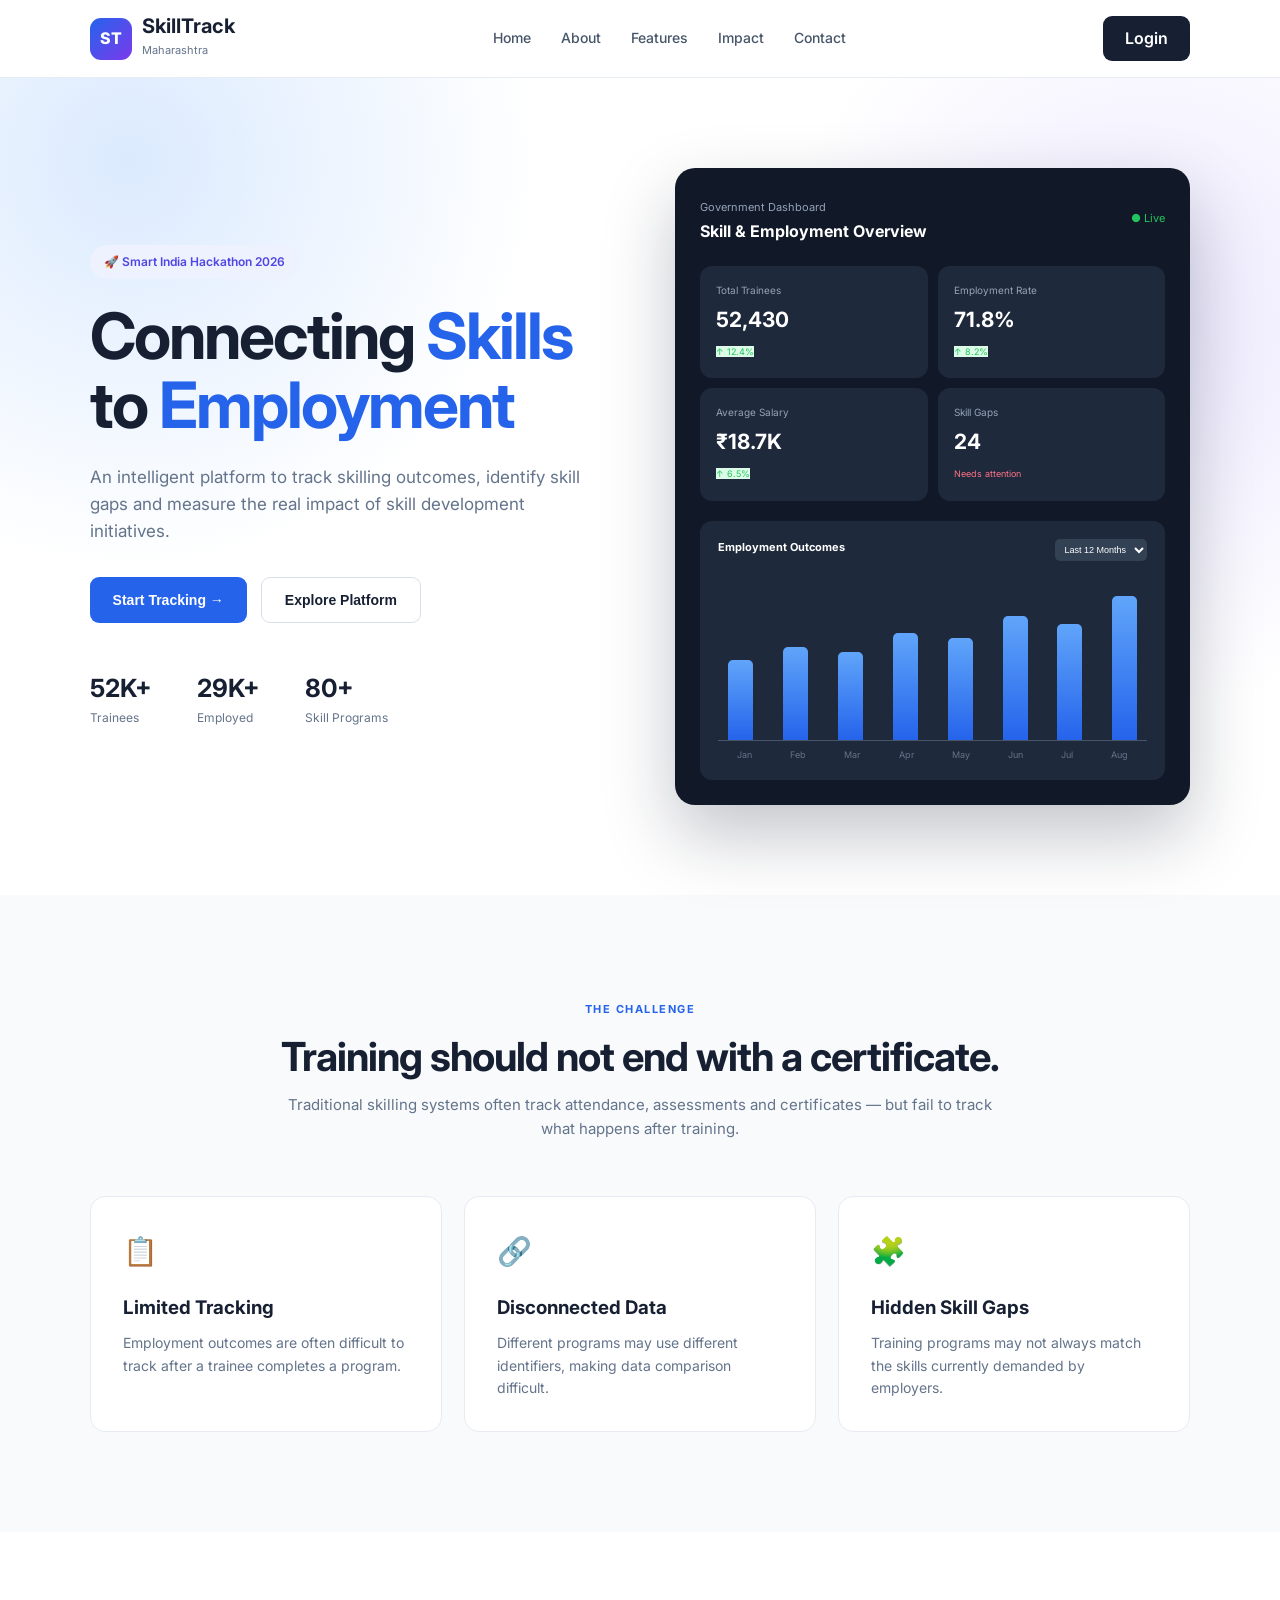
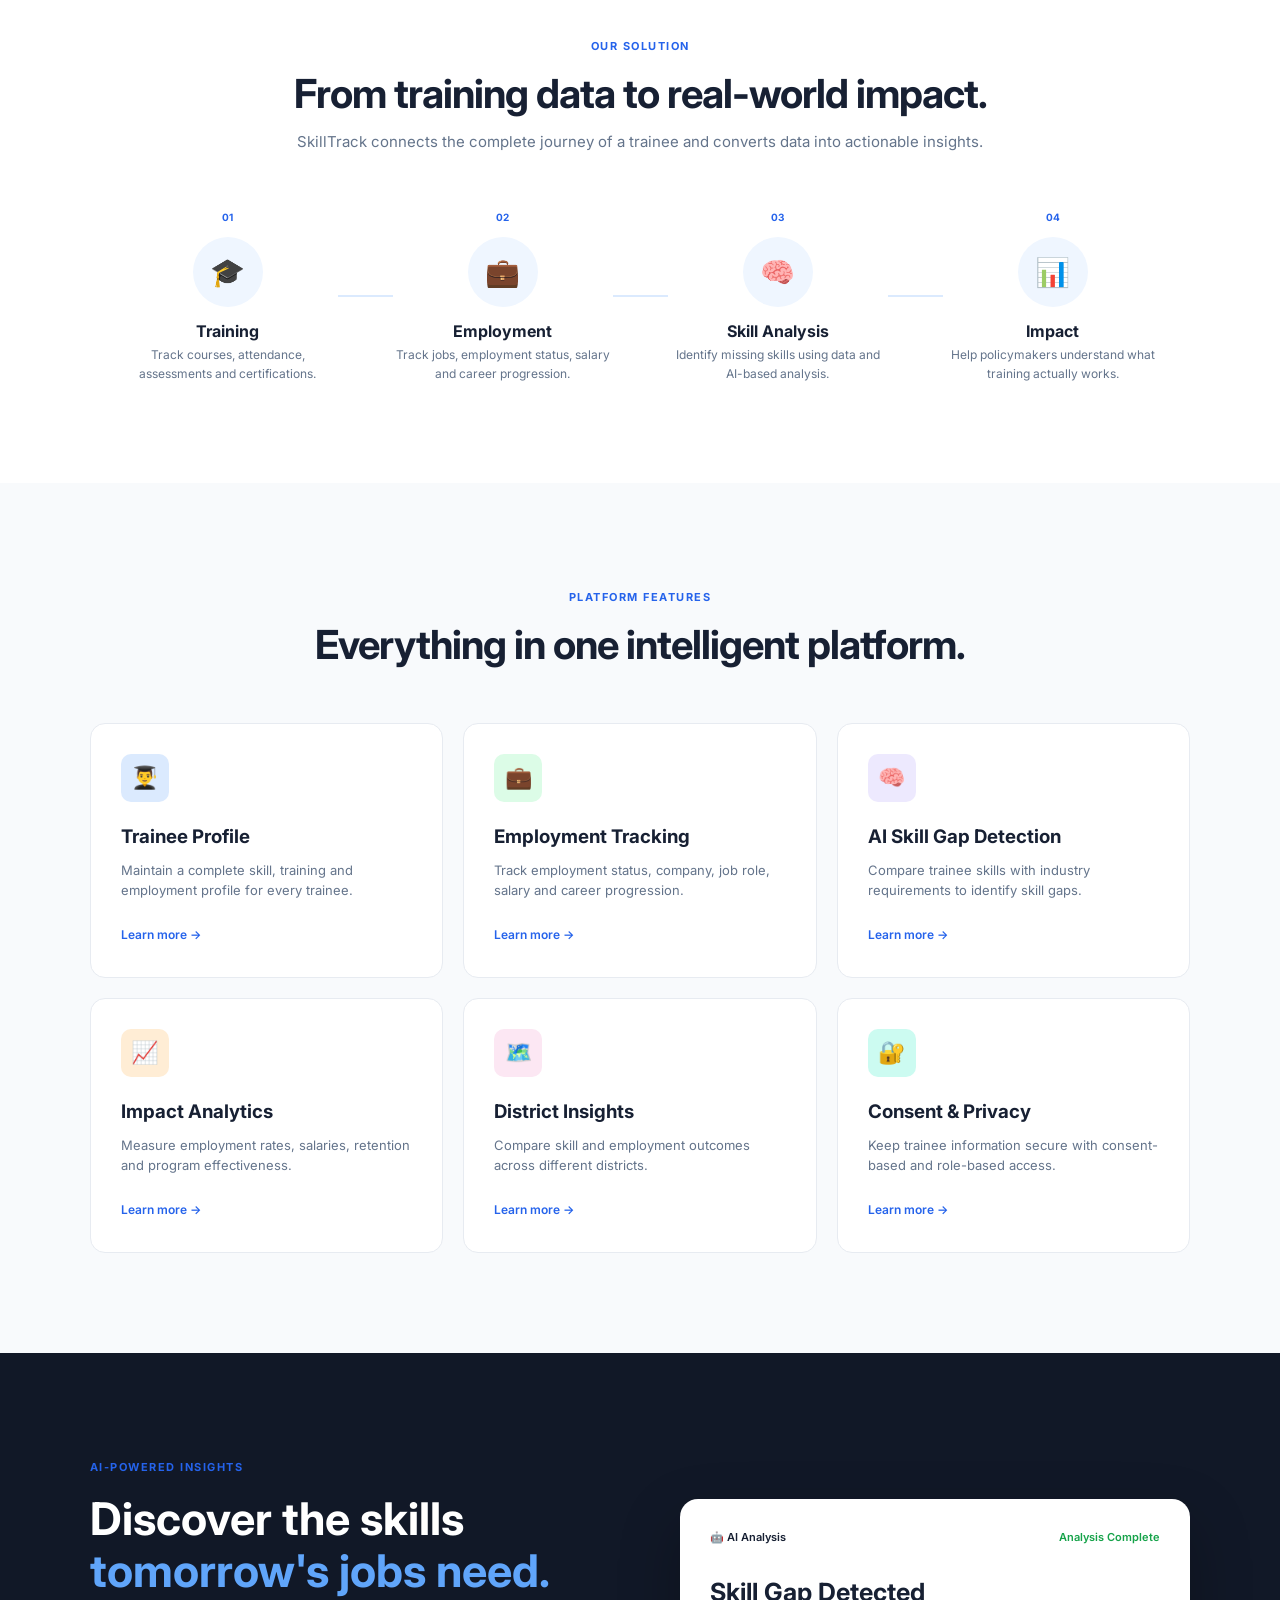
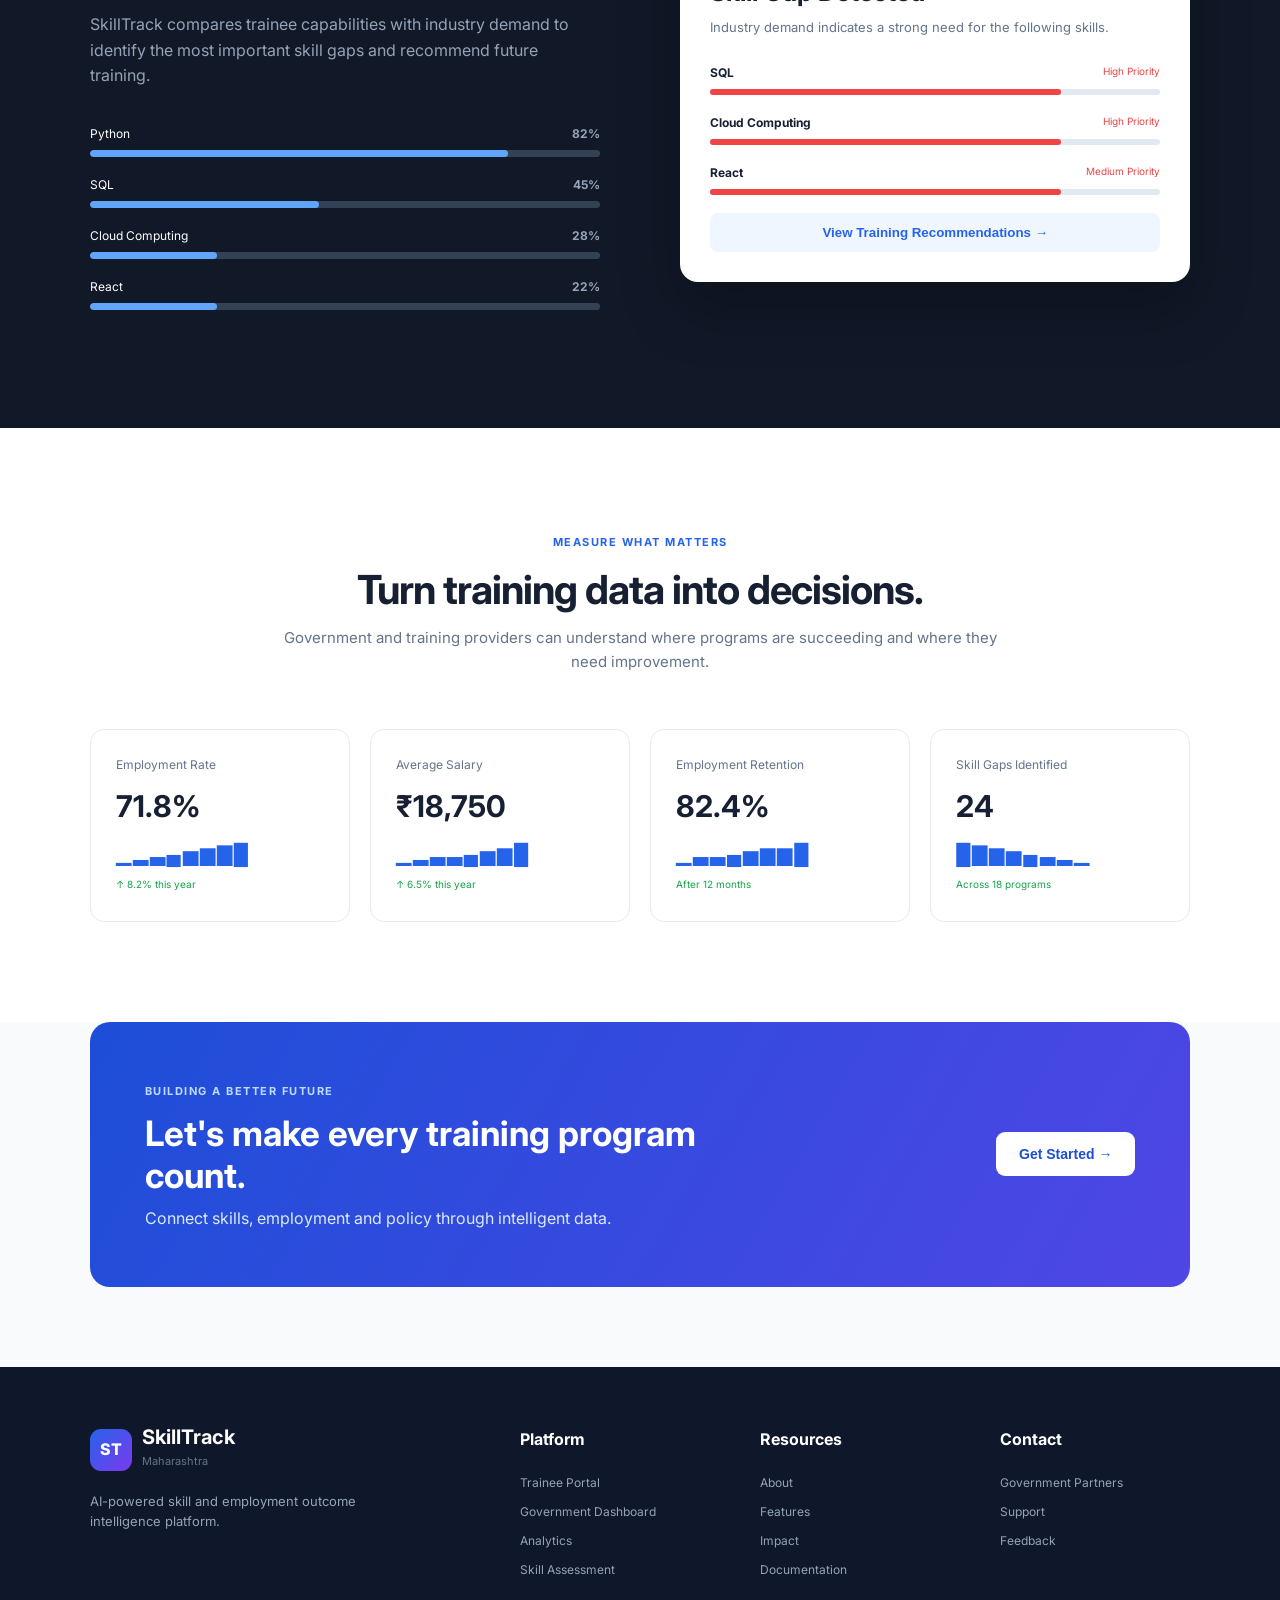
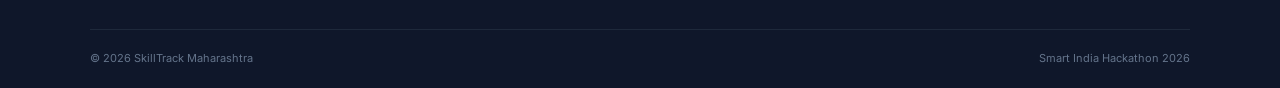
<file: index.html>
<!DOCTYPE html>
<html lang="en">
<head>
    <meta charset="UTF-8">

    <meta name="viewport" content="width=device-width, initial-scale=1.0">

    <title>SkillTrack Maharashtra</title>

    <link rel="stylesheet" href="style.css">

    <link rel="preconnect" href="https://fonts.googleapis.com">
    <link rel="preconnect" href="https://fonts.gstatic.com" crossorigin>

    <link href="https://fonts.googleapis.com/css2?family=Inter:wght@400;500;600;700;800&display=swap"
        rel="stylesheet">
</head>

<body>

    <!-- NAVBAR -->

    <header class="navbar">

        <div class="logo">
            <div class="logo-icon">ST</div>

            <div>
                <h2>SkillTrack</h2>
                <span>Maharashtra</span>
            </div>
        </div>

        <nav>
            <a href="#home">Home</a>
            <a href="#about">About</a>
            <a href="#features">Features</a>
            <a href="#impact">Impact</a>
            <a href="#contact">Contact</a>
        </nav>

        <a href="login.html" class="login-btn">
            Login
        </a>

    </header>


    <!-- HERO SECTION -->

    <section class="hero" id="home">

        <div class="hero-content">

            <div class="badge">
                🚀 Smart India Hackathon 2026
            </div>

            <h1>
                Connecting
                <span>Skills</span>
                to
                <span>Employment</span>
            </h1>

            <p>
                An intelligent platform to track skilling outcomes,
                identify skill gaps and measure the real impact of
                skill development initiatives.
            </p>

            <div class="hero-buttons">

                <button class="primary-btn" onclick="startTracking()">
                    Start Tracking →
                </button>

                <button class="secondary-btn" onclick="learnMore()">
                    Explore Platform
                </button>

            </div>

            <div class="hero-info">

                <div>
                    <strong>52K+</strong>
                    <span>Trainees</span>
                </div>

                <div>
                    <strong>29K+</strong>
                    <span>Employed</span>
                </div>

                <div>
                    <strong>80+</strong>
                    <span>Skill Programs</span>
                </div>

            </div>

        </div>


        <!-- DASHBOARD PREVIEW -->

        <div class="dashboard-preview">

            <div class="preview-header">

                <div>
                    <small>Government Dashboard</small>
                    <h3>Skill & Employment Overview</h3>
                </div>

                <div class="online">
                    ● Live
                </div>

            </div>


            <div class="preview-cards">

                <div class="preview-card">
                    <span>Total Trainees</span>
                    <strong>52,430</strong>
                    <small class="green">↑ 12.4%</small>
                </div>

                <div class="preview-card">
                    <span>Employment Rate</span>
                    <strong>71.8%</strong>
                    <small class="green">↑ 8.2%</small>
                </div>

                <div class="preview-card">
                    <span>Average Salary</span>
                    <strong>₹18.7K</strong>
                    <small class="green">↑ 6.5%</small>
                </div>

                <div class="preview-card">
                    <span>Skill Gaps</span>
                    <strong>24</strong>
                    <small class="red">Needs attention</small>
                </div>

            </div>


            <div class="chart-area">

                <div class="chart-title">
                    <strong>Employment Outcomes</strong>

                    <select>
                        <option>Last 12 Months</option>
                        <option>Last 6 Months</option>
                        <option>Last 3 Months</option>
                    </select>
                </div>

                <div class="chart">

                    <div class="bar bar1"></div>
                    <div class="bar bar2"></div>
                    <div class="bar bar3"></div>
                    <div class="bar bar4"></div>
                    <div class="bar bar5"></div>
                    <div class="bar bar6"></div>
                    <div class="bar bar7"></div>
                    <div class="bar bar8"></div>

                </div>

                <div class="months">
                    <span>Jan</span>
                    <span>Feb</span>
                    <span>Mar</span>
                    <span>Apr</span>
                    <span>May</span>
                    <span>Jun</span>
                    <span>Jul</span>
                    <span>Aug</span>
                </div>

            </div>

        </div>

    </section>



    <!-- PROBLEM SECTION -->

    <section class="problem" id="about">

        <div class="section-heading">

            <span class="section-label">
                THE CHALLENGE
            </span>

            <h2>
                Training should not end with a certificate.
            </h2>

            <p>
                Traditional skilling systems often track attendance,
                assessments and certificates — but fail to track what
                happens after training.
            </p>

        </div>


        <div class="problem-grid">

            <div class="problem-card">
                <div class="problem-icon">📋</div>
                <h3>Limited Tracking</h3>
                <p>
                    Employment outcomes are often difficult to
                    track after a trainee completes a program.
                </p>
            </div>

            <div class="problem-card">
                <div class="problem-icon">🔗</div>
                <h3>Disconnected Data</h3>
                <p>
                    Different programs may use different identifiers,
                    making data comparison difficult.
                </p>
            </div>

            <div class="problem-card">
                <div class="problem-icon">🧩</div>
                <h3>Hidden Skill Gaps</h3>
                <p>
                    Training programs may not always match the
                    skills currently demanded by employers.
                </p>
            </div>

        </div>

    </section>



    <!-- SOLUTION -->

    <section class="solution" id="features">

        <div class="section-heading">

            <span class="section-label">
                OUR SOLUTION
            </span>

            <h2>
                From training data to real-world impact.
            </h2>

            <p>
                SkillTrack connects the complete journey of a trainee
                and converts data into actionable insights.
            </p>

        </div>


        <div class="journey">

            <div class="journey-step">

                <div class="step-number">01</div>

                <div class="step-icon">🎓</div>

                <h3>Training</h3>

                <p>
                    Track courses, attendance,
                    assessments and certifications.
                </p>

            </div>


            <div class="journey-line"></div>


            <div class="journey-step">

                <div class="step-number">02</div>

                <div class="step-icon">💼</div>

                <h3>Employment</h3>

                <p>
                    Track jobs, employment status,
                    salary and career progression.
                </p>

            </div>


            <div class="journey-line"></div>


            <div class="journey-step">

                <div class="step-number">03</div>

                <div class="step-icon">🧠</div>

                <h3>Skill Analysis</h3>

                <p>
                    Identify missing skills using
                    data and AI-based analysis.
                </p>

            </div>


            <div class="journey-line"></div>


            <div class="journey-step">

                <div class="step-number">04</div>

                <div class="step-icon">📊</div>

                <h3>Impact</h3>

                <p>
                    Help policymakers understand
                    what training actually works.
                </p>

            </div>

        </div>

    </section>



    <!-- FEATURES -->

    <section class="features">

        <div class="section-heading">

            <span class="section-label">
                PLATFORM FEATURES
            </span>

            <h2>
                Everything in one intelligent platform.
            </h2>

        </div>


        <div class="feature-grid">

            <div class="feature-card">

                <div class="feature-icon blue">
                    👨‍🎓
                </div>

                <h3>Trainee Profile</h3>

                <p>
                    Maintain a complete skill, training and
                    employment profile for every trainee.
                </p>

                <a href="#">Learn more →</a>

            </div>


            <div class="feature-card">

                <div class="feature-icon green">
                    💼
                </div>

                <h3>Employment Tracking</h3>

                <p>
                    Track employment status, company,
                    job role, salary and career progression.
                </p>

                <a href="#">Learn more →</a>

            </div>


            <div class="feature-card">

                <div class="feature-icon purple">
                    🧠
                </div>

                <h3>AI Skill Gap Detection</h3>

                <p>
                    Compare trainee skills with industry
                    requirements to identify skill gaps.
                </p>

                <a href="#">Learn more →</a>

            </div>


            <div class="feature-card">

                <div class="feature-icon orange">
                    📈
                </div>

                <h3>Impact Analytics</h3>

                <p>
                    Measure employment rates, salaries,
                    retention and program effectiveness.
                </p>

                <a href="#">Learn more →</a>

            </div>


            <div class="feature-card">

                <div class="feature-icon pink">
                    🗺️
                </div>

                <h3>District Insights</h3>

                <p>
                    Compare skill and employment outcomes
                    across different districts.
                </p>

                <a href="#">Learn more →</a>

            </div>


            <div class="feature-card">

                <div class="feature-icon teal">
                    🔐
                </div>

                <h3>Consent & Privacy</h3>

                <p>
                    Keep trainee information secure with
                    consent-based and role-based access.
                </p>

                <a href="#">Learn more →</a>

            </div>

        </div>

    </section>



    <!-- AI SECTION -->

    <section class="ai-section">

        <div class="ai-content">

            <span class="section-label">
                AI-POWERED INSIGHTS
            </span>

            <h2>
                Discover the skills
                <span>tomorrow's jobs need.</span>
            </h2>

            <p>
                SkillTrack compares trainee capabilities with
                industry demand to identify the most important
                skill gaps and recommend future training.
            </p>


            <div class="skill-analysis">

                <div class="skill-row">

                    <div class="skill-name">
                        <span>Python</span>
                        <strong>82%</strong>
                    </div>

                    <div class="progress">
                        <div class="progress-fill high"></div>
                    </div>

                </div>


                <div class="skill-row">

                    <div class="skill-name">
                        <span>SQL</span>
                        <strong>45%</strong>
                    </div>

                    <div class="progress">
                        <div class="progress-fill medium"></div>
                    </div>

                </div>


                <div class="skill-row">

                    <div class="skill-name">
                        <span>Cloud Computing</span>
                        <strong>28%</strong>
                    </div>

                    <div class="progress">
                        <div class="progress-fill low"></div>
                    </div>

                </div>


                <div class="skill-row">

                    <div class="skill-name">
                        <span>React</span>
                        <strong>22%</strong>
                    </div>

                    <div class="progress">
                        <div class="progress-fill low"></div>
                    </div>

                </div>

            </div>

        </div>


        <div class="ai-card">

            <div class="ai-card-top">

                <span>🤖 AI Analysis</span>

                <span class="ai-status">
                    Analysis Complete
                </span>

            </div>

            <h3>
                Skill Gap Detected
            </h3>

            <p>
                Industry demand indicates a strong need
                for the following skills.
            </p>


            <div class="gap">

                <div>
                    <strong>SQL</strong>
                    <span>High Priority</span>
                </div>

                <div class="gap-bar">
                    <div></div>
                </div>

            </div>


            <div class="gap">

                <div>
                    <strong>Cloud Computing</strong>
                    <span>High Priority</span>
                </div>

                <div class="gap-bar">
                    <div></div>
                </div>

            </div>


            <div class="gap">

                <div>
                    <strong>React</strong>
                    <span>Medium Priority</span>
                </div>

                <div class="gap-bar">
                    <div></div>
                </div>

            </div>


            <button class="recommend-btn">
                View Training Recommendations →
            </button>

        </div>

    </section>



    <!-- IMPACT -->

    <section class="impact" id="impact">

        <div class="section-heading">

            <span class="section-label">
                MEASURE WHAT MATTERS
            </span>

            <h2>
                Turn training data into decisions.
            </h2>

            <p>
                Government and training providers can understand
                where programs are succeeding and where they need improvement.
            </p>

        </div>


        <div class="impact-grid">

            <div class="impact-card">

                <span>Employment Rate</span>

                <strong>71.8%</strong>

                <div class="mini-chart">
                    ▁▂▃▄▅▆▇█
                </div>

                <small>↑ 8.2% this year</small>

            </div>


            <div class="impact-card">

                <span>Average Salary</span>

                <strong>₹18,750</strong>

                <div class="mini-chart">
                    ▁▂▃▃▄▅▆█
                </div>

                <small>↑ 6.5% this year</small>

            </div>


            <div class="impact-card">

                <span>Employment Retention</span>

                <strong>82.4%</strong>

                <div class="mini-chart">
                    ▁▃▃▄▅▆▆█
                </div>

                <small>After 12 months</small>

            </div>


            <div class="impact-card">

                <span>Skill Gaps Identified</span>

                <strong>24</strong>

                <div class="mini-chart">
                    █▇▆▅▄▃▂▁
                </div>

                <small>Across 18 programs</small>

            </div>

        </div>

    </section>



    <!-- CTA -->

    <section class="cta">

        <div>

            <span class="section-label">
                BUILDING A BETTER FUTURE
            </span>

            <h2>
                Let's make every training
                program count.
            </h2>

            <p>
                Connect skills, employment and policy
                through intelligent data.
            </p>

        </div>

        <button class="primary-btn" onclick="startTracking()">
            Get Started →
        </button>

    </section>



    <!-- FOOTER -->

    <footer id="contact">

        <div class="footer-main">

            <div class="footer-brand">

                <div class="logo">

                    <div class="logo-icon">
                        ST
                    </div>

                    <div>
                        <h2>SkillTrack</h2>
                        <span>Maharashtra</span>
                    </div>

                </div>

                <p>
                    AI-powered skill and employment
                    outcome intelligence platform.
                </p>

            </div>


            <div class="footer-column">

                <h4>Platform</h4>

                <a href="#">Trainee Portal</a>
                <a href="#">Government Dashboard</a>
                <a href="#">Analytics</a>
                <a href="#">Skill Assessment</a>

            </div>


            <div class="footer-column">

                <h4>Resources</h4>

                <a href="#about">About</a>
                <a href="#features">Features</a>
                <a href="#impact">Impact</a>
                <a href="#">Documentation</a>

            </div>


            <div class="footer-column">

                <h4>Contact</h4>

                <a href="#">Government Partners</a>
                <a href="#">Support</a>
                <a href="#">Feedback</a>

            </div>

        </div>


        <div class="footer-bottom">

            <span>
                © 2026 SkillTrack Maharashtra
            </span>

            <span>
                Smart India Hackathon 2026
            </span>

        </div>

    </footer>



    <script src="script.js"></script>

</body>

</html>
</file>
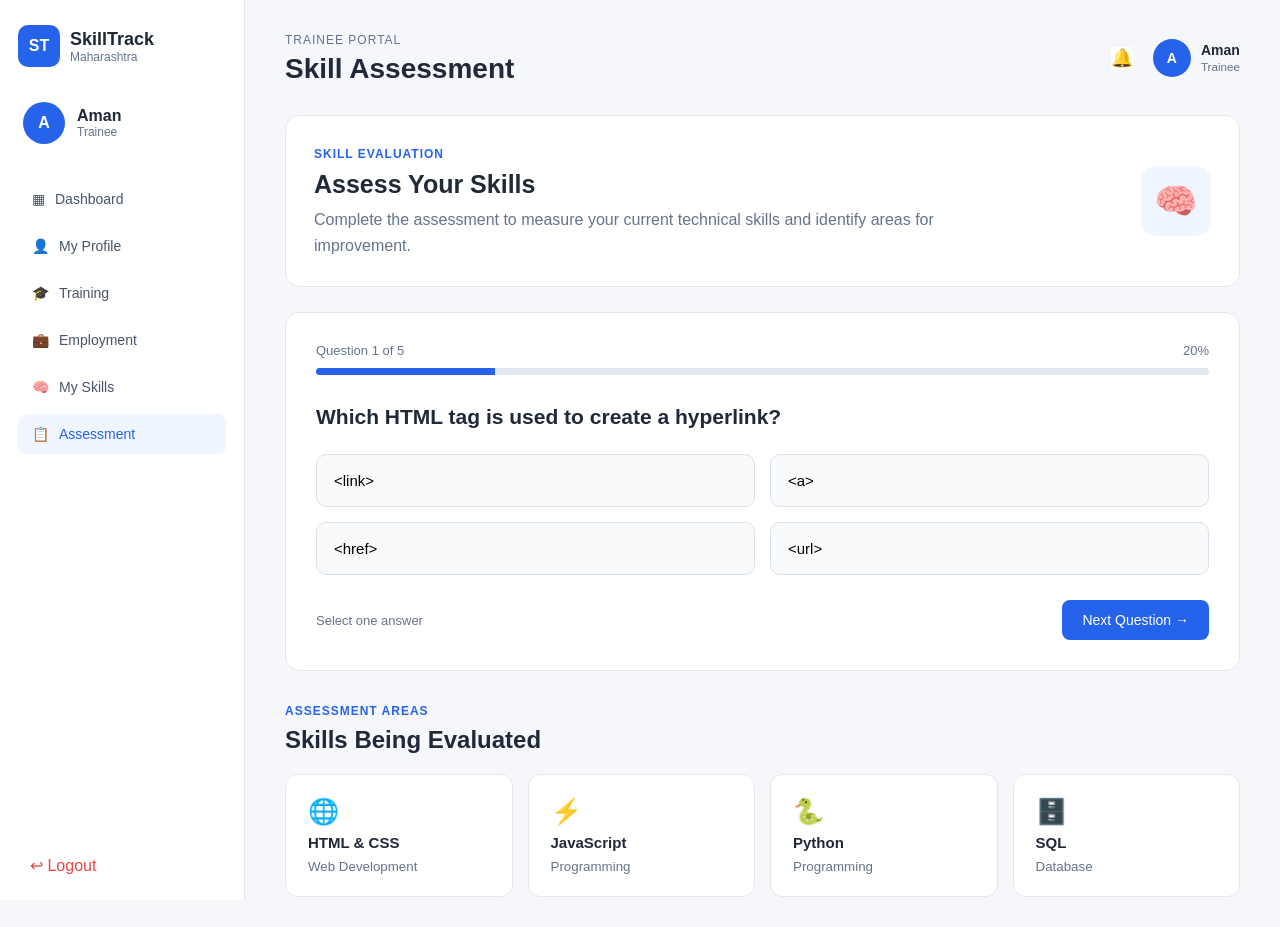
<file: assessment.html>
<!DOCTYPE html>
<html lang="en">

<head>
    <meta charset="UTF-8">
    <meta name="viewport" content="width=device-width, initial-scale=1.0">

    <title>Skill Assessment | SkillTrack Maharashtra</title>

    <link rel="stylesheet" href="assessment.css">
</head>

<body>

    <!-- SIDEBAR -->

    <aside class="sidebar">

        <a href="index.html" class="logo">
            <div class="logo-icon">
                ST
            </div>

            <div class="logo-text">
                <strong>SkillTrack</strong>
                <span>Maharashtra</span>
            </div>
        </a>


        <div class="profile-mini">

            <div class="profile-photo">
                A
            </div>

            <div>
                <strong>Aman</strong>
                <span>Trainee</span>
            </div>

        </div>


        <nav class="sidebar-nav">

            <a href="trainee.html">
                <span>▦</span>
                Dashboard
            </a>

            <a href="#">
                <span>👤</span>
                My Profile
            </a>

            <a href="#">
                <span>🎓</span>
                Training
            </a>

            <a href="employment.html">
                <span>💼</span>
                Employment
            </a>

            <a href="#">
                <span>🧠</span>
                My Skills
            </a>

            <a href="assessment.html" class="active">
                <span>📋</span>
                Assessment
            </a>

        </nav>


        <div class="sidebar-bottom">

            <a href="index.html">
                <span>↩</span>
                Logout
            </a>

        </div>

    </aside>


    <!-- MAIN CONTENT -->

    <main class="main">

        <header class="topbar">

            <div>

                <span class="page-label">
                    TRAINEE PORTAL
                </span>

                <h1>
                    Skill Assessment
                </h1>

            </div>


            <div class="top-actions">

                <button class="notification">
                    🔔
                </button>

                <div class="user-menu">

                    <div class="user-avatar">
                        A
                    </div>

                    <div>
                        <strong>Aman</strong>
                        <small>Trainee</small>
                    </div>

                </div>

            </div>

        </header>


        <!-- INTRO -->

        <section class="intro-card">

            <div>

                <span class="card-label">
                    SKILL EVALUATION
                </span>

                <h2>
                    Assess Your Skills
                </h2>

                <p>
                    Complete the assessment to measure your current
                    technical skills and identify areas for improvement.
                </p>

            </div>

            <div class="assessment-icon">
                🧠
            </div>

        </section>


        <!-- ASSESSMENT -->

        <section class="assessment-card">

            <div class="question-header">

                <span>
                    Question 1 of 5
                </span>

                <span>
                    20%
                </span>

            </div>


            <div class="progress">
                <div class="progress-bar"></div>
            </div>


            <h2>
                Which HTML tag is used to create a hyperlink?
            </h2>


            <div class="options">

                <button onclick="selectAnswer(this)">
                    &lt;link&gt;
                </button>

                <button onclick="selectAnswer(this)">
                    &lt;a&gt;
                </button>

                <button onclick="selectAnswer(this)">
                    &lt;href&gt;
                </button>

                <button onclick="selectAnswer(this)">
                    &lt;url&gt;
                </button>

            </div>


            <div class="assessment-footer">

                <span>
                    Select one answer
                </span>

                <button class="next-btn" onclick="nextQuestion()">
                    Next Question →
                </button>

            </div>

        </section>


        <!-- SKILL AREAS -->

        <section class="skill-section">

            <div class="section-heading">

                <div>

                    <span class="card-label">
                        ASSESSMENT AREAS
                    </span>

                    <h2>
                        Skills Being Evaluated
                    </h2>

                </div>

            </div>


            <div class="skill-grid">

                <div class="skill-box">
                    <span>🌐</span>
                    <strong>HTML & CSS</strong>
                    <small>Web Development</small>
                </div>

                <div class="skill-box">
                    <span>⚡</span>
                    <strong>JavaScript</strong>
                    <small>Programming</small>
                </div>

                <div class="skill-box">
                    <span>🐍</span>
                    <strong>Python</strong>
                    <small>Programming</small>
                </div>

                <div class="skill-box">
                    <span>🗄️</span>
                    <strong>SQL</strong>
                    <small>Database</small>
                </div>

            </div>

        </section>

    </main>


    <script>

    let currentQuestion = 0;
    let score = 0;
    let selectedAnswer = "";

    const questions = [

        {
            question: "Which HTML tag is used to create a hyperlink?",
            options: ["<link>", "<a>", "<href>", "<url>"],
            answer: "<a>"
        },

        {
            question: "Which language is mainly used to add interactivity to a web page?",
            options: ["HTML", "CSS", "JavaScript", "SQL"],
            answer: "JavaScript"
        },

    {
        question: "Which language is commonly used for data analysis and AI?",
        options: ["Python", "HTML", "CSS", "XML"],
        answer: "Python"
    },

    {
        question: "Which SQL command is used to retrieve data from a table?",
        options: ["INSERT", "SELECT", "DELETE", "UPDATE"],
        answer: "SELECT"
    },

    {
        question: "Which technology is used to style an HTML webpage?",
        options: ["Python", "CSS", "SQL", "Java"],
        answer: "CSS"
    }

];


function loadQuestion() {

    let question = questions[currentQuestion];

    document.querySelector(".assessment-card h2").innerText =
        question.question;

    let buttons = document.querySelectorAll(".options button");

    buttons.forEach(function(button, index) {

        button.innerText = question.options[index];

        button.classList.remove("selected");

    });

    document.querySelector(".question-header span:first-child").innerText =
        "Question " + (currentQuestion + 1) + " of " + questions.length;

    document.querySelector(".question-header span:last-child").innerText =
        ((currentQuestion + 1) * 20) + "%";

    document.querySelector(".progress-bar").style.width =
        ((currentQuestion + 1) * 20) + "%";

    selectedAnswer = "";

}


function selectAnswer(button) {

    let buttons = document.querySelectorAll(".options button");

    buttons.forEach(function(btn) {

        btn.classList.remove("selected");

    });

    button.classList.add("selected");

    selectedAnswer = button.innerText;

}


function nextQuestion() {

    if (selectedAnswer === "") {

        alert("Please select an answer.");

        return;

    }


    if (selectedAnswer === questions[currentQuestion].answer) {

        score++;

    }


    currentQuestion++;


    if (currentQuestion < questions.length) {

        loadQuestion();

    } else {

        showResult();

    }

}


function showResult() {

    let percentage = (score / questions.length) * 100;

    document.querySelector(".assessment-card").innerHTML = `

        <div class="result">

            <span class="card-label">
                ASSESSMENT COMPLETED
            </span>

            <h2>Your Skill Assessment Result</h2>

            <div class="score">
                ${percentage}%
            </div>

            <p>
                You answered ${score} out of ${questions.length}
                questions correctly.
            </p>

            <h3>
                ${
                    percentage >= 80
                    ? "Excellent Skill Level 🚀"
                    : percentage >= 60
                    ? "Good Skill Level 👍"
                    : "Needs Improvement 📚"
                }
            </h3>

            <button class="next-btn" onclick="location.reload()">
                Take Assessment Again
            </button>

        </div>

    `;

}


loadQuestion();

</script>

</body>

</html>
</file>
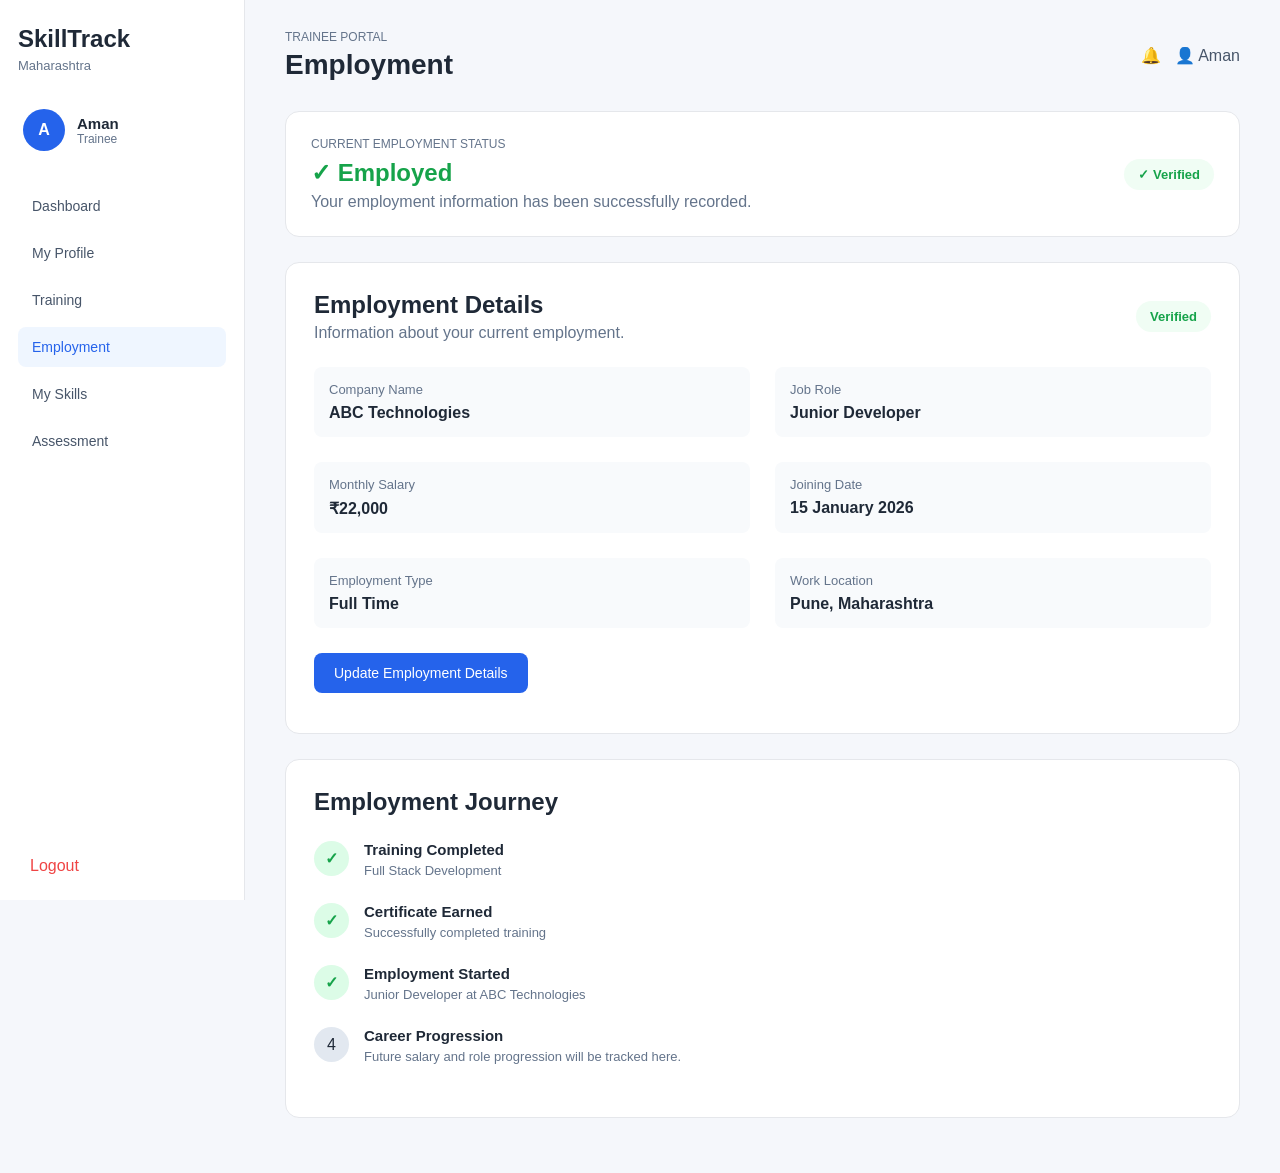
<file: employment.html>
<!DOCTYPE html>
<html lang="en">
<head>
    <meta charset="UTF-8">
    <meta name="viewport" content="width=device-width, initial-scale=1.0">

    <title>Employment | SkillTrack Maharashtra</title>

    <link rel="stylesheet" href="employment.css">
</head>

<body>

    <!-- Sidebar -->
    <aside class="sidebar">

        <div class="logo">
            <h2>SkillTrack</h2>
            <span>Maharashtra</span>
        </div>

        <div class="profile">
            <div class="profile-icon">A</div>
            <div>
                <h3>Aman</h3>
                <p>Trainee</p>
            </div>
        </div>

        <nav>
            <a href="trainee.html">Dashboard</a>
            <a href="#">My Profile</a>
            <a href="#">Training</a>
            <a href="employment.html" class="active">Employment</a>
            <a href="#">My Skills</a>
            <a href="#">Assessment</a>
        </nav>

        <a href="login.html" class="logout">Logout</a>

    </aside>


    <!-- Main Content -->
    <main class="main">

        <header class="topbar">
            <div>
                <p>TRAINEE PORTAL</p>
                <h1>Employment</h1>
            </div>

            <div class="user">
                🔔 &nbsp; 👤 Aman
            </div>
        </header>


        <!-- Employment Status -->
        <section class="status-card">

            <div>
                <p class="label">CURRENT EMPLOYMENT STATUS</p>

                <h2>✓ Employed</h2>

                <p>
                    Your employment information has been successfully recorded.
                </p>
            </div>

            <div class="verified">
                ✓ Verified
            </div>

        </section>


        <!-- Employment Details -->
        <section class="card">

            <div class="card-header">
                <div>
                    <h2>Employment Details</h2>
                    <p>Information about your current employment.</p>
                </div>

                <span class="verified">Verified</span>
            </div>


            <div class="details-grid">

                <div class="detail">
                    <label>Company Name</label>
                    <p>ABC Technologies</p>
                </div>

                <div class="detail">
                    <label>Job Role</label>
                    <p>Junior Developer</p>
                </div>

                <div class="detail">
                    <label>Monthly Salary</label>
                    <p>₹22,000</p>
                </div>

                <div class="detail">
                    <label>Joining Date</label>
                    <p>15 January 2026</p>
                </div>

                <div class="detail">
                    <label>Employment Type</label>
                    <p>Full Time</p>
                </div>

                <div class="detail">
                    <label>Work Location</label>
                    <p>Pune, Maharashtra</p>
                </div>

            </div>

            <button class="update-btn" onclick="showMessage()">
                Update Employment Details
            </button>

            <p id="message"></p>

        </section>


        <!-- Employment Journey -->
        <section class="card">

            <h2>Employment Journey</h2>

            <div class="journey">

                <div class="journey-item completed">
                    <div class="circle">✓</div>

                    <div>
                        <h3>Training Completed</h3>
                        <p>Full Stack Development</p>
                    </div>
                </div>


                <div class="journey-item completed">
                    <div class="circle">✓</div>

                    <div>
                        <h3>Certificate Earned</h3>
                        <p>Successfully completed training</p>
                    </div>
                </div>


                <div class="journey-item completed">
                    <div class="circle">✓</div>

                    <div>
                        <h3>Employment Started</h3>
                        <p>Junior Developer at ABC Technologies</p>
                    </div>
                </div>


                <div class="journey-item">
                    <div class="circle">4</div>

                    <div>
                        <h3>Career Progression</h3>
                        <p>Future salary and role progression will be tracked here.</p>
                    </div>
                </div>

            </div>

        </section>

    </main>


    <script>
        function showMessage() {
            document.getElementById("message").innerText =
                "Employment update form will be connected here.";
        }
    </script>

</body>
</html>
</file>
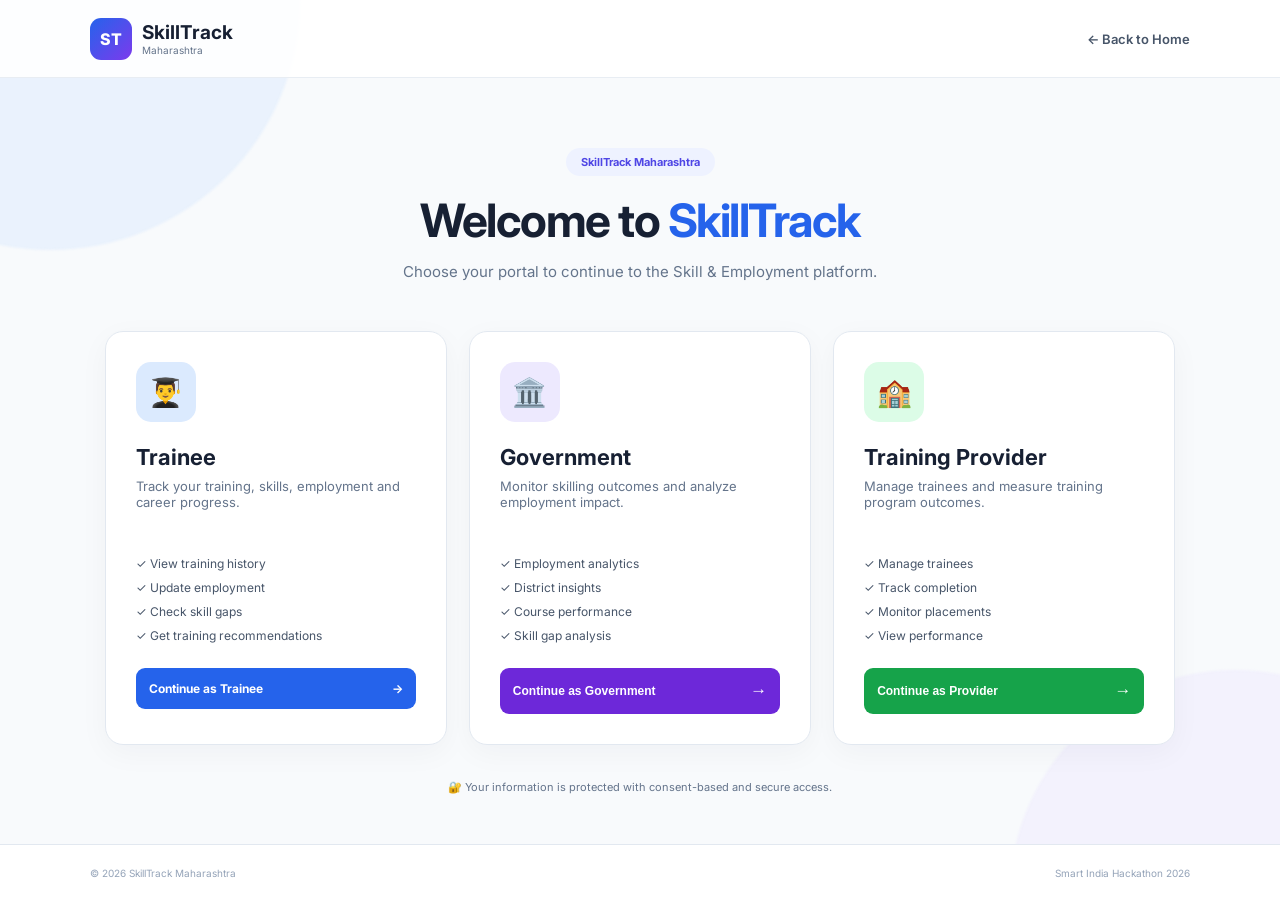
<file: login.html>
<!DOCTYPE html>
<html lang="en">

<head>

    <meta charset="UTF-8">

    <meta name="viewport" content="width=device-width, initial-scale=1.0">

    <title>Login | SkillTrack Maharashtra</title>

    <link rel="stylesheet" href="login.css">

    <link rel="preconnect" href="https://fonts.googleapis.com">

    <link rel="preconnect" href="https://fonts.gstatic.com" crossorigin>

    <link href="https://fonts.googleapis.com/css2?family=Inter:wght@400;500;600;700;800&display=swap"
        rel="stylesheet">

</head>


<body>


    <!-- BACKGROUND -->

    <div class="background-circle circle-one"></div>

    <div class="background-circle circle-two"></div>


    <!-- NAVBAR -->

    <header class="navbar">

        <a href="index.html" class="logo">

            <div class="logo-icon">
                ST
            </div>

            <div class="logo-text">

                <strong>SkillTrack</strong>

                <span>Maharashtra</span>

            </div>

        </a>


        <a href="index.html" class="back-home">
            ← Back to Home
        </a>

    </header>



    <!-- LOGIN SECTION -->

    <main class="login-section">


        <div class="login-heading">

            <div class="welcome-badge">
                SkillTrack Maharashtra
            </div>

            <h1>
                Welcome to
                <span>SkillTrack</span>
            </h1>

            <p>
                Choose your portal to continue
                to the Skill & Employment platform.
            </p>

        </div>



        <!-- ROLE CARDS -->

        <div class="role-container">


            <!-- TRAINEE -->

            <div class="role-card trainee-card">

                <div class="role-icon">
                    👨‍🎓
                </div>

                <div class="role-content">

                    <h2>Trainee</h2>

                    <p>
                        Track your training, skills,
                        employment and career progress.
                    </p>

                    <ul>

                        <li>✓ View training history</li>

                        <li>✓ Update employment</li>

                        <li>✓ Check skill gaps</li>

                        <li>✓ Get training recommendations</li>

                    </ul>

                    <a href="trainee.html" class="role-button">
                        Continue as Trainee
                        <span>→</span>
                    </a>

                </div>

            </div>



            <!-- GOVERNMENT -->

            <div class="role-card government-card">

                <div class="role-icon">
                    🏛️
                </div>

                <div class="role-content">

                    <h2>Government</h2>

                    <p>
                        Monitor skilling outcomes and
                        analyze employment impact.
                    </p>

                    <ul>

                        <li>✓ Employment analytics</li>

                        <li>✓ District insights</li>

                        <li>✓ Course performance</li>

                        <li>✓ Skill gap analysis</li>

                    </ul>

                    <button onclick="openGovernment()">
                        Continue as Government
                        <span>→</span>

                    </button>

                </div>

            </div>



            <!-- TRAINING PROVIDER -->

            <div class="role-card provider-card">

                <div class="role-icon">
                    🏫
                </div>

                <div class="role-content">

                    <h2>Training Provider</h2>

                    <p>
                        Manage trainees and measure
                        training program outcomes.
                    </p>

                    <ul>

                        <li>✓ Manage trainees</li>

                        <li>✓ Track completion</li>

                        <li>✓ Monitor placements</li>

                        <li>✓ View performance</li>

                    </ul>

                    <button onclick="openProvider()">
                        Continue as Provider
                        <span>→</span>

                    </button>

                </div>

            </div>


        </div>


        <!-- SECURITY MESSAGE -->

        <div class="security-message">

            🔐 Your information is protected with
            consent-based and secure access.

        </div>


    </main>



    <!-- FOOTER -->

    <footer>

        <span>
            © 2026 SkillTrack Maharashtra
        </span>

        <span>
            Smart India Hackathon 2026
        </span>

    </footer>



    <script>




        function openGovernment() {

            alert(
                "Government Portal\n\n" +
                "Government analytics dashboard will be connected here."
            );

        }


        function openProvider() {

            alert(
                "Training Provider Portal\n\n" +
                "Training provider dashboard will be connected here."
            );

        }

    </script>


</body>

</html>
</file>
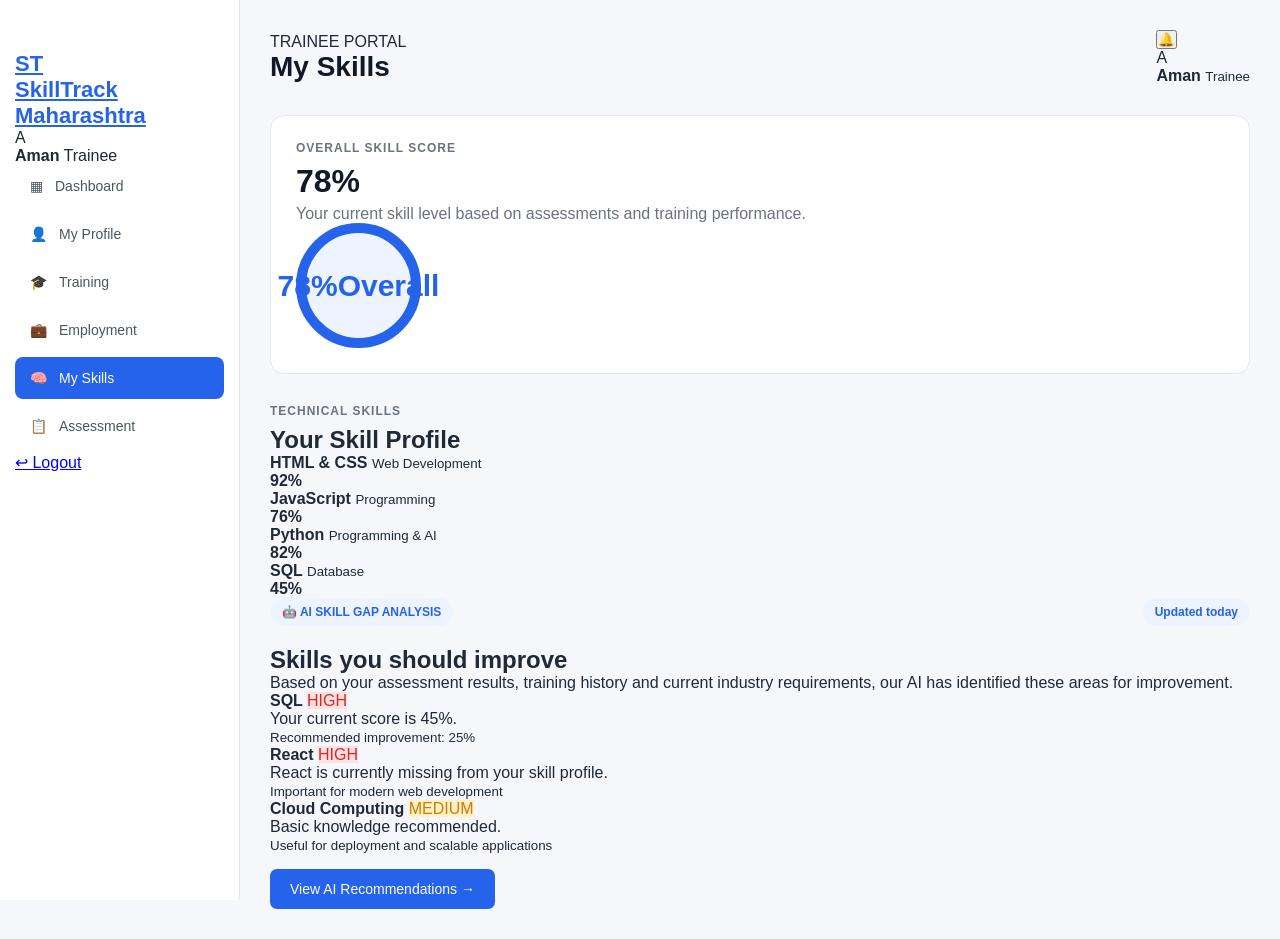
<file: skills.html>
<!DOCTYPE html>
<html lang="en">

<head>

    <meta charset="UTF-8">

    <meta name="viewport"
          content="width=device-width, initial-scale=1.0">

    <title>My Skills | SkillTrack Maharashtra</title>

    <link rel="stylesheet" href="skills.css">

</head>


<body>


    <!-- SIDEBAR -->

    <aside class="sidebar">

        <a href="index.html" class="logo">

            <div class="logo-icon">
                ST
            </div>

            <div class="logo-text">

                <strong>SkillTrack</strong>

                <span>Maharashtra</span>

            </div>

        </a>


        <div class="profile-mini">

            <div class="profile-photo">
                A
            </div>

            <div>

                <strong>Aman</strong>

                <span>Trainee</span>

            </div>

        </div>


        <nav class="sidebar-nav">

            <a href="trainee.html">
                <span>▦</span>
                Dashboard
            </a>

            <a href="#">
                <span>👤</span>
                My Profile
            </a>

            <a href="#">
                <span>🎓</span>
                Training
            </a>

            <a href="employment.html">
                <span>💼</span>
                Employment
            </a>

            <a href="skills.html" class="active">
                <span>🧠</span>
                My Skills
            </a>

            <a href="assessment.html">
                <span>📋</span>
                Assessment
            </a>

        </nav>


        <div class="sidebar-bottom">

            <a href="index.html">
                <span>↩</span>
                Logout
            </a>

        </div>

    </aside>



    <!-- MAIN CONTENT -->

    <main class="main">


        <!-- TOPBAR -->

        <header class="topbar">

            <div>

                <span class="page-label">
                    TRAINEE PORTAL
                </span>

                <h1>
                    My Skills
                </h1>

            </div>


            <div class="top-actions">

                <button class="notification">
                    🔔
                </button>


                <div class="user-menu">

                    <div class="user-avatar">
                        A
                    </div>

                    <div>

                        <strong>Aman</strong>

                        <small>Trainee</small>

                    </div>

                </div>

            </div>

        </header>



        <!-- SKILL SCORE -->

        <section class="score-card">

            <div>

                <span class="card-label">
                    OVERALL SKILL SCORE
                </span>

                <h2>
                    78%
                </h2>

                <p>
                    Your current skill level based on assessments
                    and training performance.
                </p>

            </div>


            <div class="score-circle">

                <strong>
                    78%
                </strong>

                <span>
                    Overall
                </span>

            </div>

        </section>



        <!-- SKILLS -->

        <section class="skills-card">

            <div class="section-heading">

                <div>

                    <span class="card-label">
                        TECHNICAL SKILLS
                    </span>

                    <h2>
                        Your Skill Profile
                    </h2>

                </div>

            </div>



            <!-- HTML -->

            <div class="skill">

                <div class="skill-top">

                    <div>

                        <strong>
                            HTML & CSS
                        </strong>

                        <small>
                            Web Development
                        </small>

                    </div>

                    <strong>
                        92%
                    </strong>

                </div>


                <div class="skill-line">

                    <div style="width:92%"></div>

                </div>

            </div>



            <!-- JAVASCRIPT -->

            <div class="skill">

                <div class="skill-top">

                    <div>

                        <strong>
                            JavaScript
                        </strong>

                        <small>
                            Programming
                        </small>

                    </div>

                    <strong>
                        76%
                    </strong>

                </div>


                <div class="skill-line">

                    <div style="width:76%"></div>

                </div>

            </div>



            <!-- PYTHON -->

            <div class="skill">

                <div class="skill-top">

                    <div>

                        <strong>
                            Python
                        </strong>

                        <small>
                            Programming & AI
                        </small>

                    </div>

                    <strong>
                        82%
                    </strong>

                </div>


                <div class="skill-line">

                    <div style="width:82%"></div>

                </div>

            </div>



            <!-- SQL -->

            <div class="skill">

                <div class="skill-top">

                    <div>

                        <strong>
                            SQL
                        </strong>

                        <small>
                            Database
                        </small>

                    </div>

                    <strong>
                        45%
                    </strong>

                </div>


                <div class="skill-line">

                    <div style="width:45%"></div>

                </div>

            </div>


        </section>



        <!-- AI SKILL GAP -->

        <section class="ai-card">

            <div class="ai-header">

                <span class="ai-badge">
                    🤖 AI SKILL GAP ANALYSIS
                </span>

                <span>
                    Updated today
                </span>

            </div>


            <h2>
                Skills you should improve
            </h2>


            <p>

                Based on your assessment results,
                training history and current industry
                requirements, our AI has identified
                these areas for improvement.

            </p>



            <div class="gap-grid">


                <div class="gap">

                    <div class="gap-title">

                        <strong>
                            SQL
                        </strong>

                        <span class="high">
                            HIGH
                        </span>

                    </div>

                    <p>
                        Your current score is 45%.
                    </p>

                    <small>
                        Recommended improvement: 25%
                    </small>

                </div>



                <div class="gap">

                    <div class="gap-title">

                        <strong>
                            React
                        </strong>

                        <span class="high">
                            HIGH
                        </span>

                    </div>

                    <p>
                        React is currently missing
                        from your skill profile.
                    </p>

                    <small>
                        Important for modern web development
                    </small>

                </div>



                <div class="gap">

                    <div class="gap-title">

                        <strong>
                            Cloud Computing
                        </strong>

                        <span class="medium">
                            MEDIUM
                        </span>

                    </div>

                    <p>
                        Basic knowledge recommended.
                    </p>

                    <small>
                        Useful for deployment and scalable applications
                    </small>

                </div>


            </div>



            <button class="recommend-btn"
                    onclick="showRecommendations()">

                View AI Recommendations →

            </button>


            <p id="recommendation-message"></p>

        </section>


    </main>



    <script>

        function showRecommendations() {

            document.getElementById(
                "recommendation-message"
            ).innerText =
                "AI recommendations will be displayed here.";

        }

    </script>


</body>

</html>
</file>
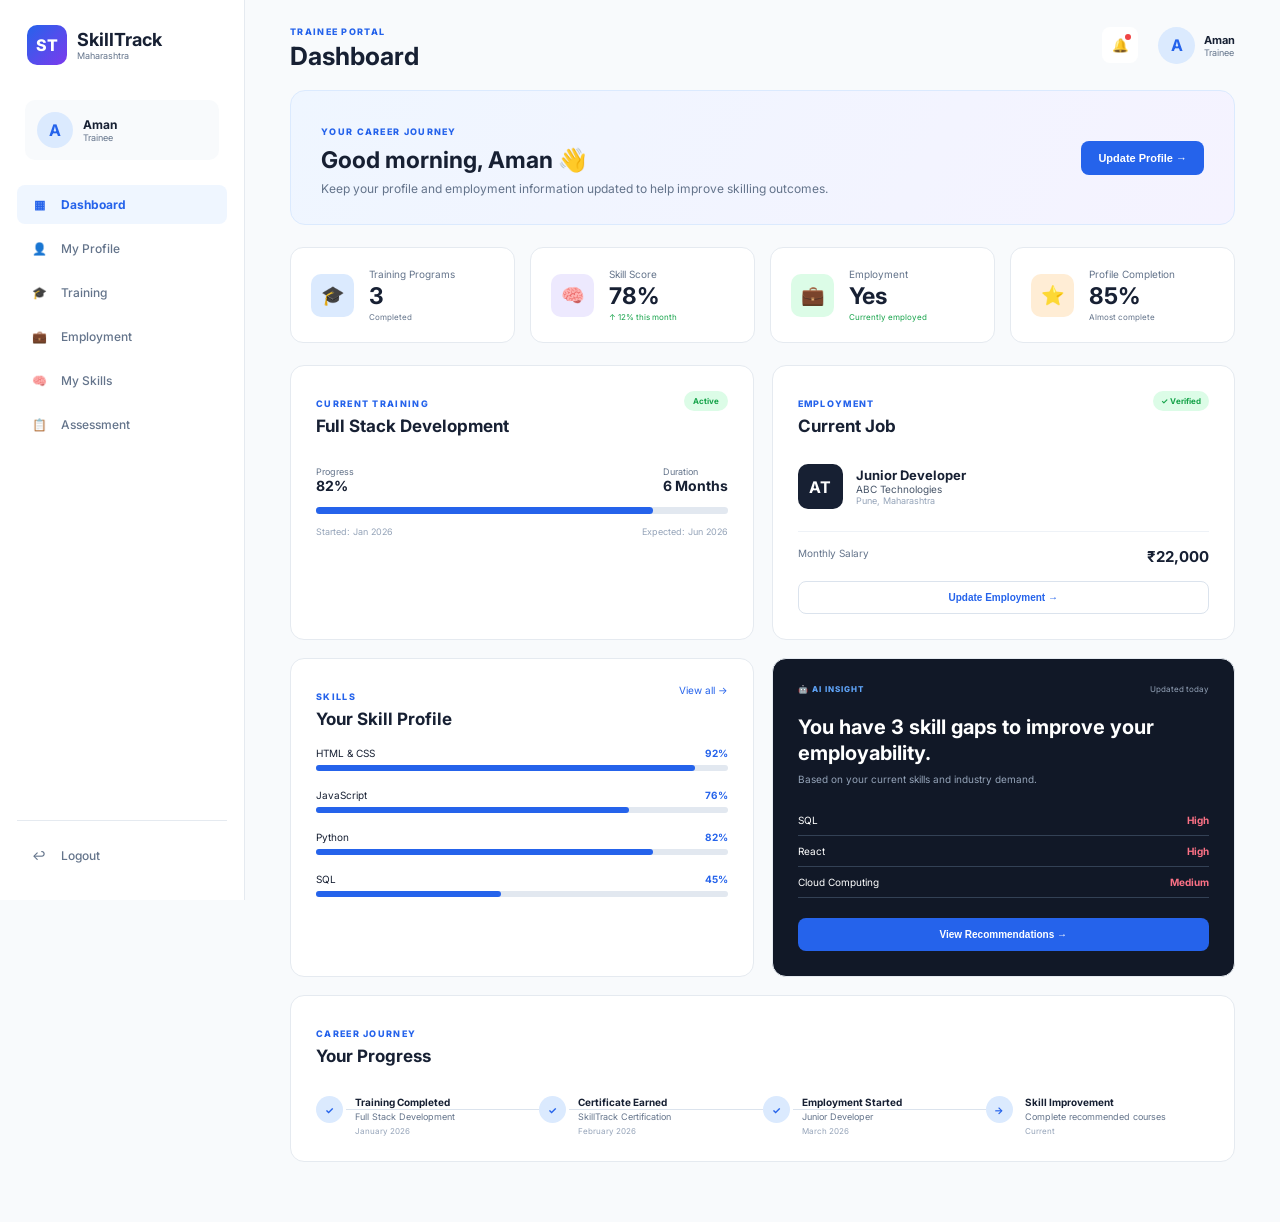
<file: trainee.html>
<!DOCTYPE html>
<html lang="en">

<head>

    <meta charset="UTF-8">

    <meta name="viewport" content="width=device-width, initial-scale=1.0">

    <title>Trainee Dashboard | SkillTrack</title>

    <link rel="stylesheet" href="trainee.css">

    <link rel="preconnect" href="https://fonts.googleapis.com">

    <link rel="preconnect" href="https://fonts.gstatic.com" crossorigin>

    <link href="https://fonts.googleapis.com/css2?family=Inter:wght@400;500;600;700;800&display=swap"
        rel="stylesheet">

</head>


<body>


    <!-- SIDEBAR -->

    <aside class="sidebar">

        <a href="index.html" class="logo">

            <div class="logo-icon">
                ST
            </div>

            <div class="logo-text">

                <strong>SkillTrack</strong>

                <span>Maharashtra</span>

            </div>

        </a>


        <div class="profile-mini">

            <div class="profile-photo">
                A
            </div>

            <div>

                <strong>Aman</strong>

                <span>Trainee</span>

            </div>

        </div>


        <nav class="sidebar-nav">

            <a href="#" class="active">
                <span>▦</span>
                Dashboard
            </a>

            <a href="#">
                <span>👤</span>
                My Profile
            </a>

            <a href="#">
                <span>🎓</span>
                Training
            </a>

            <a href="employment.html">
                <span>💼</span>
                Employment
            </a>

            <a href="skills.html">
                <span>🧠</span>
                My Skills
            </a>
            <a href="assessment.html">
                <span>📋</span>
                Assessment
            </a>

        </nav>


        <div class="sidebar-bottom">

            <a href="index.html">
                <span>↩</span>
                Logout
            </a>

        </div>

    </aside>



    <!-- MAIN CONTENT -->

    <main class="main">


        <!-- TOPBAR -->

        <header class="topbar">

            <div>

                <span class="page-label">
                    TRAINEE PORTAL
                </span>

                <h1>
                    Dashboard
                </h1>

            </div>


            <div class="top-actions">

                <button class="notification">
                    🔔
                    <span></span>
                </button>

                <div class="user-menu">

                    <div class="user-avatar">
                        A
                    </div>

                    <div>

                        <strong>Aman</strong>

                        <small>Trainee</small>

                    </div>

                </div>

            </div>

        </header>



        <!-- WELCOME -->

        <section class="welcome">

            <div>

                <span class="welcome-label">
                    YOUR CAREER JOURNEY
                </span>

                <h2>
                    Good morning, Aman 👋
                </h2>

                <p>
                    Keep your profile and employment information
                    updated to help improve skilling outcomes.
                </p>

            </div>


            <button class="update-btn">
                Update Profile →
            </button>

        </section>



        <!-- STAT CARDS -->

        <section class="stats">

            <div class="stat-card">

                <div class="stat-icon blue">
                    🎓
                </div>

                <div>

                    <span>Training Programs</span>

                    <strong>3</strong>

                    <small>
                        Completed
                    </small>

                </div>

            </div>


            <div class="stat-card">

                <div class="stat-icon purple">
                    🧠
                </div>

                <div>

                    <span>Skill Score</span>

                    <strong>78%</strong>

                    <small class="positive">
                        ↑ 12% this month
                    </small>

                </div>

            </div>


            <div class="stat-card">

                <div class="stat-icon green">
                    💼
                </div>

                <div>

                    <span>Employment</span>

                    <strong>Yes</strong>

                    <small class="positive">
                        Currently employed
                    </small>

                </div>

            </div>


            <div class="stat-card">

                <div class="stat-icon orange">
                    ⭐
                </div>

                <div>

                    <span>Profile Completion</span>

                    <strong>85%</strong>

                    <small>
                        Almost complete
                    </small>

                </div>

            </div>

        </section>



        <!-- MAIN GRID -->

        <section class="dashboard-grid">


            <!-- TRAINING -->

            <div class="dashboard-card training-card">

                <div class="card-header">

                    <div>

                        <span class="card-label">
                            CURRENT TRAINING
                        </span>

                        <h3>
                            Full Stack Development
                        </h3>

                    </div>

                    <span class="status completed">
                        Active
                    </span>

                </div>


                <div class="training-info">

                    <div>

                        <span>Progress</span>

                        <strong>82%</strong>

                    </div>

                    <div>

                        <span>Duration</span>

                        <strong>6 Months</strong>

                    </div>

                </div>


                <div class="progress">

                    <div class="progress-bar"></div>

                </div>


                <div class="training-footer">

                    <span>
                        Started: Jan 2026
                    </span>

                    <span>
                        Expected: Jun 2026
                    </span>

                </div>

            </div>



            <!-- EMPLOYMENT -->

            <div class="dashboard-card">

                <div class="card-header">

                    <div>

                        <span class="card-label">
                            EMPLOYMENT
                        </span>

                        <h3>
                            Current Job
                        </h3>

                    </div>

                    <span class="verified">
                        ✓ Verified
                    </span>

                </div>


                <div class="job-info">

                    <div class="company-logo">
                        AT
                    </div>

                    <div>

                        <strong>
                            Junior Developer
                        </strong>

                        <span>
                            ABC Technologies
                        </span>

                        <small>
                            Pune, Maharashtra
                        </small>

                    </div>

                </div>


                <div class="salary">

                    <span>Monthly Salary</span>

                    <strong>
                        ₹22,000
                    </strong>

                </div>


                <button class="outline-btn">
                    Update Employment →
                </button>

            </div>



            <!-- SKILLS -->

            <div class="dashboard-card skills-card">

                <div class="card-header">

                    <div>

                        <span class="card-label">
                            SKILLS
                        </span>

                        <h3>
                            Your Skill Profile
                        </h3>

                    </div>

                    <a href="#">
                        View all →
                    </a>

                </div>


                <div class="skill">

                    <div class="skill-top">

                        <span>HTML & CSS</span>

                        <strong>92%</strong>

                    </div>

                    <div class="skill-line">

                        <div style="width:92%"></div>

                    </div>

                </div>


                <div class="skill">

                    <div class="skill-top">

                        <span>JavaScript</span>

                        <strong>76%</strong>

                    </div>

                    <div class="skill-line">

                        <div style="width:76%"></div>

                    </div>

                </div>


                <div class="skill">

                    <div class="skill-top">

                        <span>Python</span>

                        <strong>82%</strong>

                    </div>

                    <div class="skill-line">

                        <div style="width:82%"></div>

                    </div>

                </div>


                <div class="skill">

                    <div class="skill-top">

                        <span>SQL</span>

                        <strong>45%</strong>

                    </div>

                    <div class="skill-line">

                        <div style="width:45%"></div>

                    </div>

                </div>

            </div>



            <!-- AI INSIGHT -->

            <div class="dashboard-card ai-insight">

                <div class="ai-top">

                    <span class="ai-badge">
                        🤖 AI INSIGHT
                    </span>

                    <span>
                        Updated today
                    </span>

                </div>


                <h3>
                    You have 3 skill gaps
                    to improve your employability.
                </h3>


                <p>
                    Based on your current skills and
                    industry demand.
                </p>


                <div class="gap-list">

                    <div>

                        <span>SQL</span>

                        <strong>High</strong>

                    </div>

                    <div>

                        <span>React</span>

                        <strong>High</strong>

                    </div>

                    <div>

                        <span>Cloud Computing</span>

                        <strong>Medium</strong>

                    </div>

                </div>


                <button class="ai-btn">
                    View Recommendations →
                </button>

            </div>

        </section>



        <!-- CAREER TIMELINE -->

        <section class="timeline-card">

            <div class="card-header">

                <div>

                    <span class="card-label">
                        CAREER JOURNEY
                    </span>

                    <h3>
                        Your Progress
                    </h3>

                </div>

            </div>


            <div class="timeline">

                <div class="timeline-item completed-item">

                    <div class="timeline-dot">
                        ✓
                    </div>

                    <div>

                        <strong>
                            Training Completed
                        </strong>

                        <span>
                            Full Stack Development
                        </span>

                        <small>
                            January 2026
                        </small>

                    </div>

                </div>


                <div class="timeline-item completed-item">

                    <div class="timeline-dot">
                        ✓
                    </div>

                    <div>

                        <strong>
                            Certificate Earned
                        </strong>

                        <span>
                            SkillTrack Certification
                        </span>

                        <small>
                            February 2026
                        </small>

                    </div>

                </div>


                <div class="timeline-item completed-item">

                    <div class="timeline-dot">
                        ✓
                    </div>

                    <div>

                        <strong>
                            Employment Started
                        </strong>

                        <span>
                            Junior Developer
                        </span>

                        <small>
                            March 2026
                        </small>

                    </div>

                </div>


                <div class="timeline-item current-item">

                    <div class="timeline-dot">
                        →
                    </div>

                    <div>

                        <strong>
                            Skill Improvement
                        </strong>

                        <span>
                            Complete recommended courses
                        </span>

                        <small>
                            Current
                        </small>

                    </div>

                </div>

            </div>

        </section>


    </main>

</body>

</html>
</file>
<file: style.css>
* {
    margin: 0;
    padding: 0;
    box-sizing: border-box;
}

html {
    scroll-behavior: smooth;
}

body {
    font-family: "Inter", sans-serif;
    color: #172033;
    background: #f8fafc;
    line-height: 1.6;
}


/* NAVBAR */

.navbar {
    height: 78px;
    padding: 0 7%;
    display: flex;
    align-items: center;
    justify-content: space-between;
    background: white;
    border-bottom: 1px solid #e8edf3;
    position: sticky;
    top: 0;
    z-index: 1000;
}

.logo {
    display: flex;
    align-items: center;
    gap: 10px;
}

.logo-icon {
    width: 42px;
    height: 42px;
    border-radius: 11px;
    display: flex;
    justify-content: center;
    align-items: center;
    font-weight: 800;
    color: white;
    background: linear-gradient(135deg, #2563eb, #7c3aed);
}

.logo h2 {
    font-size: 20px;
    line-height: 20px;
}

.logo span {
    font-size: 11px;
    color: #64748b;
}

nav {
    display: flex;
    gap: 30px;
}

nav a {
    text-decoration: none;
    color: #475569;
    font-size: 14px;
    font-weight: 500;
}

nav a:hover {
    color: #2563eb;
}

.login-btn {
    padding: 10px 22px;
    border: none;
    border-radius: 9px;
    background: #172033;
    color: white;
    font-weight: 600;
    cursor: pointer;
    text-decoration: none;
    display: inline-block;
}

.login-btn:hover {
    background: #2563eb;
}

.login-btn:hover {
    background: #2563eb;
}


/* HERO */

.hero {
    min-height: 700px;
    padding: 90px 7%;
    display: grid;
    grid-template-columns: 1fr 1fr;
    gap: 70px;
    align-items: center;
    background:
        radial-gradient(circle at 10% 10%, #dbeafe, transparent 30%),
        radial-gradient(circle at 90% 30%, #ede9fe, transparent 30%),
        white;
}

.hero-content {
    max-width: 650px;
}

.badge {
    display: inline-block;
    padding: 7px 14px;
    background: #eef2ff;
    color: #4f46e5;
    border-radius: 30px;
    font-size: 12px;
    font-weight: 600;
    margin-bottom: 22px;
}

.hero h1 {
    font-size: clamp(42px, 5vw, 68px);
    line-height: 1.08;
    letter-spacing: -2px;
    margin-bottom: 25px;
}

.hero h1 span {
    color: #2563eb;
}

.hero p {
    color: #64748b;
    max-width: 580px;
    font-size: 17px;
    margin-bottom: 32px;
}

.hero-buttons {
    display: flex;
    gap: 14px;
    margin-bottom: 45px;
}

.primary-btn,
.secondary-btn {
    padding: 14px 23px;
    border-radius: 9px;
    border: none;
    font-size: 14px;
    font-weight: 600;
    cursor: pointer;
}

.primary-btn {
    background: #2563eb;
    color: white;
}

.primary-btn:hover {
    background: #1d4ed8;
}

.secondary-btn {
    background: white;
    color: #172033;
    border: 1px solid #d8dee8;
}

.secondary-btn:hover {
    border-color: #2563eb;
    color: #2563eb;
}

.hero-info {
    display: flex;
    gap: 45px;
}

.hero-info div {
    display: flex;
    flex-direction: column;
}

.hero-info strong {
    font-size: 25px;
}

.hero-info span {
    font-size: 12px;
    color: #64748b;
}


/* DASHBOARD PREVIEW */

.dashboard-preview {
    background: #111827;
    border-radius: 20px;
    padding: 25px;
    box-shadow: 0 30px 70px rgba(15, 23, 42, 0.25);
    color: white;
}

.preview-header {
    display: flex;
    justify-content: space-between;
    align-items: center;
    margin-bottom: 22px;
}

.preview-header small {
    color: #94a3b8;
    font-size: 11px;
}

.preview-header h3 {
    font-size: 16px;
}

.online {
    color: #22c55e;
    font-size: 11px;
}

.preview-cards {
    display: grid;
    grid-template-columns: 1fr 1fr;
    gap: 10px;
}

.preview-card {
    padding: 16px;
    border-radius: 12px;
    background: #1e293b;
}

.preview-card span {
    display: block;
    color: #94a3b8;
    font-size: 10px;
    margin-bottom: 5px;
}

.preview-card strong {
    font-size: 21px;
    display: block;
}

.preview-card small {
    font-size: 9px;
}

.green {
    color: #22c55e;
}

.red {
    color: #fb7185;
}

.chart-area {
    margin-top: 20px;
    padding: 18px;
    background: #1e293b;
    border-radius: 12px;
}

.chart-title {
    display: flex;
    justify-content: space-between;
    font-size: 11px;
}

.chart-title select {
    background: #334155;
    color: white;
    border: none;
    padding: 5px;
    border-radius: 5px;
    font-size: 9px;
}

.chart {
    height: 160px;
    display: flex;
    align-items: end;
    justify-content: space-around;
    gap: 10px;
    margin-top: 20px;
    border-bottom: 1px solid #475569;
}

.bar {
    width: 25px;
    background: linear-gradient(to top, #2563eb, #60a5fa);
    border-radius: 5px 5px 0 0;
}

.bar1 {
    height: 50%;
}

.bar2 {
    height: 58%;
}

.bar3 {
    height: 55%;
}

.bar4 {
    height: 67%;
}

.bar5 {
    height: 64%;
}

.bar6 {
    height: 78%;
}

.bar7 {
    height: 73%;
}

.bar8 {
    height: 90%;
}

.months {
    display: flex;
    justify-content: space-around;
    color: #64748b;
    font-size: 9px;
    padding-top: 7px;
}


/* GENERAL */

section {
    padding: 100px 7%;
}

.section-heading {
    max-width: 720px;
    margin: auto;
    text-align: center;
    margin-bottom: 55px;
}

.section-label {
    color: #2563eb;
    font-size: 11px;
    font-weight: 700;
    letter-spacing: 1.5px;
}

.section-heading h2 {
    font-size: 40px;
    line-height: 1.15;
    margin: 13px 0;
    letter-spacing: -1px;
}

.section-heading p {
    color: #64748b;
    font-size: 15px;
}


/* PROBLEM */

.problem {
    background: #f8fafc;
}

.problem-grid {
    display: grid;
    grid-template-columns: repeat(3, 1fr);
    gap: 22px;
    max-width: 1100px;
    margin: auto;
}

.problem-card {
    background: white;
    padding: 32px;
    border: 1px solid #e7ebf1;
    border-radius: 15px;
}

.problem-icon {
    font-size: 28px;
    margin-bottom: 20px;
}

.problem-card h3 {
    margin-bottom: 9px;
}

.problem-card p {
    color: #64748b;
    font-size: 14px;
}


/* SOLUTION */

.solution {
    background: white;
}

.journey {
    max-width: 1200px;
    margin: auto;
    display: flex;
    align-items: center;
    justify-content: center;
}

.journey-step {
    text-align: center;
    width: 220px;
}

.step-number {
    font-size: 10px;
    color: #2563eb;
    font-weight: 700;
}

.step-icon {
    width: 70px;
    height: 70px;
    margin: 12px auto;
    display: flex;
    align-items: center;
    justify-content: center;
    background: #eff6ff;
    border-radius: 50%;
    font-size: 28px;
}

.journey-step h3 {
    font-size: 16px;
}

.journey-step p {
    color: #64748b;
    font-size: 12px;
}

.journey-line {
    width: 55px;
    height: 2px;
    background: #dbeafe;
}


/* FEATURES */

.features {
    background: #f8fafc;
}

.feature-grid {
    max-width: 1150px;
    margin: auto;
    display: grid;
    grid-template-columns: repeat(3, 1fr);
    gap: 20px;
}

.feature-card {
    background: white;
    padding: 30px;
    border-radius: 15px;
    border: 1px solid #e7ebf1;
    transition: 0.3s;
}

.feature-card:hover {
    transform: translateY(-5px);
    box-shadow: 0 15px 35px rgba(15, 23, 42, 0.08);
}

.feature-icon {
    width: 48px;
    height: 48px;
    border-radius: 10px;
    display: flex;
    align-items: center;
    justify-content: center;
    font-size: 22px;
    margin-bottom: 20px;
}

.blue {
    background: #dbeafe;
}

.green {
    background: #dcfce7;
}

.purple {
    background: #ede9fe;
}

.orange {
    background: #ffedd5;
}

.pink {
    background: #fce7f3;
}

.teal {
    background: #ccfbf1;
}

.feature-card h3 {
    margin-bottom: 8px;
}

.feature-card p {
    color: #64748b;
    font-size: 13px;
    margin-bottom: 20px;
}

.feature-card a {
    color: #2563eb;
    text-decoration: none;
    font-size: 12px;
    font-weight: 600;
}


/* AI */

.ai-section {
    background: #111827;
    color: white;
    display: grid;
    grid-template-columns: 1fr 1fr;
    gap: 80px;
    align-items: center;
}

.ai-content {
    max-width: 600px;
}

.ai-content h2 {
    font-size: 45px;
    line-height: 1.15;
    margin: 15px 0;
}

.ai-content h2 span {
    color: #60a5fa;
}

.ai-content p {
    color: #94a3b8;
    margin-bottom: 35px;
}

.skill-row {
    margin-bottom: 18px;
}

.skill-name {
    display: flex;
    justify-content: space-between;
    font-size: 12px;
    margin-bottom: 7px;
}

.skill-name strong {
    color: #94a3b8;
}

.progress {
    height: 7px;
    background: #334155;
    border-radius: 10px;
    overflow: hidden;
}

.progress-fill {
    height: 100%;
    border-radius: 10px;
    background: #60a5fa;
}

.high {
    width: 82%;
}

.medium {
    width: 45%;
}

.low {
    width: 25%;
}


/* AI CARD */

.ai-card {
    background: white;
    color: #172033;
    border-radius: 18px;
    padding: 30px;
    box-shadow: 0 25px 60px rgba(0, 0, 0, 0.25);
}

.ai-card-top {
    display: flex;
    justify-content: space-between;
    font-size: 11px;
    font-weight: 600;
}

.ai-status {
    color: #16a34a;
}

.ai-card h3 {
    font-size: 25px;
    margin: 25px 0 5px;
}

.ai-card p {
    color: #64748b;
    font-size: 13px;
    margin-bottom: 25px;
}

.gap {
    margin-bottom: 18px;
}

.gap > div:first-child {
    display: flex;
    justify-content: space-between;
    font-size: 12px;
}

.gap > div:first-child span {
    color: #ef4444;
    font-size: 10px;
}

.gap-bar {
    height: 6px;
    background: #e2e8f0;
    border-radius: 10px;
    margin-top: 7px;
}

.gap-bar div {
    height: 100%;
    width: 78%;
    background: #ef4444;
    border-radius: 10px;
}

.recommend-btn {
    width: 100%;
    padding: 12px;
    background: #eff6ff;
    border: none;
    color: #2563eb;
    border-radius: 8px;
    font-weight: 600;
    cursor: pointer;
}


/* IMPACT */

.impact {
    background: white;
}

.impact-grid {
    max-width: 1150px;
    margin: auto;
    display: grid;
    grid-template-columns: repeat(4, 1fr);
    gap: 20px;
}

.impact-card {
    padding: 25px;
    border: 1px solid #e7ebf1;
    border-radius: 14px;
}

.impact-card span {
    display: block;
    color: #64748b;
    font-size: 12px;
}

.impact-card strong {
    display: block;
    font-size: 30px;
    margin: 8px 0;
}

.mini-chart {
    color: #2563eb;
    font-size: 20px;
    letter-spacing: 2px;
}

.impact-card small {
    color: #16a34a;
    font-size: 10px;
}


/* CTA */

.cta {
    margin: 0 7% 80px;
    padding: 55px;
    border-radius: 20px;
    background: linear-gradient(120deg, #1d4ed8, #4f46e5);
    color: white;
    display: flex;
    justify-content: space-between;
    align-items: center;
}

.cta .section-label {
    color: #bfdbfe;
}

.cta h2 {
    font-size: 35px;
    max-width: 600px;
    line-height: 1.2;
    margin: 10px 0;
}

.cta p {
    color: #dbeafe;
}

.cta .primary-btn {
    background: white;
    color: #1d4ed8;
}


/* FOOTER */

footer {
    background: #0f172a;
    color: white;
    padding: 60px 7% 20px;
}

.footer-main {
    display: grid;
    grid-template-columns: 2fr 1fr 1fr 1fr;
    gap: 50px;
    padding-bottom: 50px;
}

.footer-brand p {
    color: #94a3b8;
    font-size: 13px;
    margin-top: 18px;
    max-width: 300px;
}

.footer-column {
    display: flex;
    flex-direction: column;
    gap: 10px;
}

.footer-column h4 {
    margin-bottom: 10px;
}

.footer-column a {
    text-decoration: none;
    color: #94a3b8;
    font-size: 12px;
}

.footer-column a:hover {
    color: white;
}

.footer-bottom {
    border-top: 1px solid #1e293b;
    padding-top: 20px;
    display: flex;
    justify-content: space-between;
    color: #64748b;
    font-size: 11px;
}


/* MOBILE */

@media (max-width: 950px) {

    nav {
        display: none;
    }

    .hero {
        grid-template-columns: 1fr;
    }

    .feature-grid {
        grid-template-columns: 1fr 1fr;
    }

    .problem-grid {
        grid-template-columns: 1fr;
    }

    .ai-section {
        grid-template-columns: 1fr;
    }

    .impact-grid {
        grid-template-columns: 1fr 1fr;
    }

    .journey {
        flex-direction: column;
        gap: 20px;
    }

    .journey-line {
        width: 2px;
        height: 35px;
    }

    .footer-main {
        grid-template-columns: 1fr 1fr;
    }
}


@media (max-width: 600px) {

    .navbar {
        padding: 0 5%;
    }

    .login-btn {
        padding: 8px 14px;
    }

    .hero {
        padding: 65px 5%;
    }

    .hero h1 {
        font-size: 43px;
    }

    section {
        padding: 70px 5%;
    }

    .section-heading h2 {
        font-size: 30px;
    }

    .feature-grid,
    .impact-grid {
        grid-template-columns: 1fr;
    }

    .hero-info {
        gap: 20px;
    }

    .dashboard-preview {
        padding: 16px;
    }

    .ai-content h2 {
        font-size: 34px;
    }

    .cta {
        margin: 0 5% 60px;
        padding: 35px;
        flex-direction: column;
        align-items: flex-start;
        gap: 25px;
    }

    .cta h2 {
        font-size: 28px;
    }

    .footer-main {
        grid-template-columns: 1fr;
    }

    .footer-bottom {
        flex-direction: column;
        gap: 10px;
    }
}
</file>
<file: assessment.css>
* {
    margin: 0;
    padding: 0;
    box-sizing: border-box;
}

body {
    font-family: Arial, sans-serif;
    background: #f5f7fb;
    color: #1f2937;
}


/* SIDEBAR */

.sidebar {
    width: 245px;
    height: 100vh;
    background: white;
    position: fixed;
    left: 0;
    top: 0;
    padding: 25px 18px;
    border-right: 1px solid #e5e7eb;
}

.logo {
    display: flex;
    align-items: center;
    gap: 10px;
    text-decoration: none;
    color: #1f2937;
}

.logo-icon {
    width: 42px;
    height: 42px;
    background: #2563eb;
    color: white;
    border-radius: 10px;
    display: flex;
    align-items: center;
    justify-content: center;
    font-weight: bold;
}

.logo-text {
    display: flex;
    flex-direction: column;
}

.logo-text strong {
    font-size: 18px;
}

.logo-text span {
    font-size: 12px;
    color: #64748b;
}


.profile-mini {
    display: flex;
    align-items: center;
    gap: 12px;
    margin: 35px 5px;
}

.profile-photo {
    width: 42px;
    height: 42px;
    background: #2563eb;
    color: white;
    border-radius: 50%;
    display: flex;
    align-items: center;
    justify-content: center;
    font-weight: bold;
}

.profile-mini div:last-child {
    display: flex;
    flex-direction: column;
}

.profile-mini span {
    font-size: 12px;
    color: #64748b;
}


.sidebar-nav {
    display: flex;
    flex-direction: column;
    gap: 7px;
}

.sidebar-nav a {
    text-decoration: none;
    color: #475569;
    padding: 12px 14px;
    border-radius: 8px;
    font-size: 14px;
    display: flex;
    align-items: center;
    gap: 10px;
}

.sidebar-nav a:hover,
.sidebar-nav a.active {
    background: #eff6ff;
    color: #2563eb;
}


.sidebar-bottom {
    position: absolute;
    bottom: 25px;
    left: 30px;
}

.sidebar-bottom a {
    text-decoration: none;
    color: #ef4444;
}


/* MAIN */

.main {
    margin-left: 245px;
    padding: 30px 40px;
}


/* TOPBAR */

.topbar {
    display: flex;
    justify-content: space-between;
    align-items: center;
    margin-bottom: 30px;
}

.page-label {
    font-size: 12px;
    color: #64748b;
    letter-spacing: 1px;
}

.topbar h1 {
    font-size: 28px;
    margin-top: 5px;
}

.top-actions {
    display: flex;
    align-items: center;
    gap: 20px;
}

.notification {
    border: none;
    background: white;
    font-size: 18px;
    cursor: pointer;
}

.user-menu {
    display: flex;
    align-items: center;
    gap: 10px;
}

.user-avatar {
    width: 38px;
    height: 38px;
    background: #2563eb;
    color: white;
    border-radius: 50%;
    display: flex;
    align-items: center;
    justify-content: center;
    font-weight: bold;
}

.user-menu {
    font-size: 14px;
}

.user-menu small {
    display: block;
    color: #64748b;
    margin-top: 2px;
}


/* INTRO CARD */

.intro-card {
    background: white;
    border-radius: 14px;
    padding: 28px;
    display: flex;
    justify-content: space-between;
    align-items: center;
    border: 1px solid #e5e7eb;
    margin-bottom: 25px;
}

.card-label {
    font-size: 12px;
    color: #2563eb;
    font-weight: bold;
    letter-spacing: 1px;
}

.intro-card h2 {
    font-size: 25px;
    margin: 8px 0;
}

.intro-card p {
    color: #64748b;
    max-width: 650px;
    line-height: 1.6;
}

.assessment-icon {
    width: 70px;
    height: 70px;
    background: #eff6ff;
    border-radius: 15px;
    display: flex;
    align-items: center;
    justify-content: center;
    font-size: 35px;
}


/* ASSESSMENT CARD */

.assessment-card {
    background: white;
    padding: 30px;
    border-radius: 14px;
    border: 1px solid #e5e7eb;
    margin-bottom: 30px;
}

.question-header {
    display: flex;
    justify-content: space-between;
    color: #64748b;
    font-size: 13px;
    margin-bottom: 10px;
}

.progress {
    width: 100%;
    height: 7px;
    background: #e2e8f0;
    border-radius: 10px;
    overflow: hidden;
    margin-bottom: 30px;
}

.progress-bar {
    width: 20%;
    height: 100%;
    background: #2563eb;
}

.assessment-card h2 {
    font-size: 21px;
    margin-bottom: 25px;
}


/* OPTIONS */

.options {
    display: grid;
    grid-template-columns: 1fr 1fr;
    gap: 15px;
}

.options button {
    padding: 17px;
    background: #f8fafc;
    border: 1px solid #dbe2ea;
    border-radius: 10px;
    text-align: left;
    cursor: pointer;
    font-size: 15px;
}

.options button:hover {
    border-color: #2563eb;
    background: #eff6ff;
}

.options button.selected {
    border: 2px solid #2563eb;
    background: #eff6ff;
    color: #2563eb;
    font-weight: bold;
}


/* FOOTER */

.assessment-footer {
    margin-top: 25px;
    display: flex;
    justify-content: space-between;
    align-items: center;
}

.assessment-footer span {
    color: #64748b;
    font-size: 13px;
}

.next-btn {
    padding: 12px 20px;
    background: #2563eb;
    color: white;
    border: none;
    border-radius: 8px;
    cursor: pointer;
    font-size: 14px;
}

.next-btn:hover {
    background: #1d4ed8;
}


/* SKILL SECTION */

.skill-section {
    margin-top: 25px;
}

.section-heading {
    margin-bottom: 20px;
}

.section-heading h2 {
    margin-top: 7px;
}

.skill-grid {
    display: grid;
    grid-template-columns: repeat(4, 1fr);
    gap: 15px;
}

.skill-box {
    background: white;
    padding: 22px;
    border-radius: 12px;
    border: 1px solid #e5e7eb;
    display: flex;
    flex-direction: column;
    gap: 8px;
}

.skill-box span {
    font-size: 25px;
}

.skill-box strong {
    font-size: 15px;
}

.skill-box small {
    color: #64748b;
}


/* MOBILE */

@media (max-width: 900px) {

    .sidebar {
        width: 200px;
    }

    .main {
        margin-left: 200px;
        padding: 25px;
    }

    .skill-grid {
        grid-template-columns: 1fr 1fr;
    }

}

@media (max-width: 650px) {

    .sidebar {
        width: 100%;
        height: auto;
        position: relative;
    }

    .sidebar-bottom {
        position: static;
        margin-top: 20px;
    }

    .main {
        margin-left: 0;
        padding: 20px;
    }

    .topbar {
        flex-direction: column;
        align-items: flex-start;
        gap: 15px;
    }

    .intro-card {
        flex-direction: column;
        align-items: flex-start;
        gap: 20px;
    }

    .options {
        grid-template-columns: 1fr;
    }

    .skill-grid {
        grid-template-columns: 1fr;
    }

}
</file>
<file: employment.css>
* {
    margin: 0;
    padding: 0;
    box-sizing: border-box;
}

body {
    font-family: Arial, sans-serif;
    background: #f5f7fb;
    color: #1f2937;
}


/* Sidebar */

.sidebar {
    width: 245px;
    height: 100vh;
    background: #ffffff;
    position: fixed;
    left: 0;
    top: 0;
    padding: 25px 18px;
    border-right: 1px solid #e5e7eb;
}

.logo h2 {
    font-size: 24px;
    margin-bottom: 3px;
}

.logo span {
    font-size: 13px;
    color: #64748b;
}

.profile {
    display: flex;
    align-items: center;
    gap: 12px;
    margin: 35px 5px;
}

.profile-icon {
    width: 42px;
    height: 42px;
    background: #2563eb;
    color: white;
    border-radius: 50%;
    display: flex;
    justify-content: center;
    align-items: center;
    font-weight: bold;
}

.profile h3 {
    font-size: 15px;
}

.profile p {
    font-size: 12px;
    color: #64748b;
}


nav {
    display: flex;
    flex-direction: column;
    gap: 7px;
}

nav a {
    text-decoration: none;
    color: #475569;
    padding: 12px 14px;
    border-radius: 8px;
    font-size: 14px;
}

nav a:hover,
nav a.active {
    background: #eff6ff;
    color: #2563eb;
}

.logout {
    position: absolute;
    bottom: 25px;
    left: 30px;
    text-decoration: none;
    color: #ef4444;
}


/* Main */

.main {
    margin-left: 245px;
    padding: 30px 40px;
}


/* Topbar */

.topbar {
    display: flex;
    justify-content: space-between;
    align-items: center;
    margin-bottom: 30px;
}

.topbar p {
    font-size: 12px;
    color: #64748b;
    margin-bottom: 5px;
}

.topbar h1 {
    font-size: 28px;
}

.user {
    color: #475569;
}


/* Status */

.status-card {
    background: #ffffff;
    padding: 25px;
    border-radius: 14px;
    display: flex;
    justify-content: space-between;
    align-items: center;
    margin-bottom: 25px;
    border: 1px solid #e5e7eb;
}

.label {
    font-size: 12px;
    color: #64748b;
    margin-bottom: 8px;
}

.status-card h2 {
    color: #16a34a;
    margin-bottom: 6px;
}

.status-card p {
    color: #64748b;
}

.verified {
    color: #16a34a;
    background: #f0fdf4;
    padding: 8px 14px;
    border-radius: 20px;
    font-size: 13px;
    font-weight: bold;
}


/* Cards */

.card {
    background: #ffffff;
    padding: 28px;
    border-radius: 14px;
    margin-bottom: 25px;
    border: 1px solid #e5e7eb;
}

.card-header {
    display: flex;
    justify-content: space-between;
    align-items: center;
    margin-bottom: 25px;
}

.card h2 {
    margin-bottom: 5px;
}

.card-header p {
    color: #64748b;
}


/* Details */

.details-grid {
    display: grid;
    grid-template-columns: repeat(2, 1fr);
    gap: 25px;
}

.detail {
    padding: 15px;
    background: #f8fafc;
    border-radius: 8px;
}

.detail label {
    display: block;
    color: #64748b;
    font-size: 13px;
    margin-bottom: 7px;
}

.detail p {
    font-weight: bold;
}


/* Button */

.update-btn {
    margin-top: 25px;
    padding: 12px 20px;
    background: #2563eb;
    color: white;
    border: none;
    border-radius: 8px;
    cursor: pointer;
    font-size: 14px;
}

.update-btn:hover {
    background: #1d4ed8;
}

#message {
    margin-top: 12px;
    color: #2563eb;
}


/* Journey */

.journey {
    margin-top: 25px;
}

.journey-item {
    display: flex;
    gap: 15px;
    margin-bottom: 25px;
}

.circle {
    width: 35px;
    height: 35px;
    border-radius: 50%;
    background: #e2e8f0;
    display: flex;
    justify-content: center;
    align-items: center;
    flex-shrink: 0;
}

.completed .circle {
    background: #dcfce7;
    color: #16a34a;
    font-weight: bold;
}

.journey-item h3 {
    font-size: 15px;
    margin-bottom: 5px;
}

.journey-item p {
    color: #64748b;
    font-size: 13px;
}


/* Mobile */

@media (max-width: 768px) {

    .sidebar {
        width: 100%;
        height: auto;
        position: relative;
    }

    .logout {
        position: static;
        display: block;
        margin-top: 20px;
    }

    .main {
        margin-left: 0;
        padding: 20px;
    }

    .details-grid {
        grid-template-columns: 1fr;
    }

    .topbar {
        flex-direction: column;
        align-items: flex-start;
        gap: 15px;
    }

}
</file>
<file: login.css>
* {
    margin: 0;
    padding: 0;
    box-sizing: border-box;
}


body {

    font-family: "Inter", sans-serif;

    min-height: 100vh;

    background: #f8fafc;

    color: #172033;

    position: relative;

    overflow-x: hidden;

}


/* BACKGROUND */

.background-circle {

    position: fixed;

    border-radius: 50%;

    filter: blur(1px);

    pointer-events: none;

    z-index: -1;

}


.circle-one {

    width: 500px;

    height: 500px;

    background: #dbeafe;

    opacity: 0.5;

    top: -250px;

    left: -200px;

}


.circle-two {

    width: 450px;

    height: 450px;

    background: #ede9fe;

    opacity: 0.5;

    bottom: -220px;

    right: -180px;

}


/* NAVBAR */

.navbar {

    height: 78px;

    padding: 0 7%;

    display: flex;

    align-items: center;

    justify-content: space-between;

    background: rgba(255, 255, 255, 0.9);

    border-bottom: 1px solid #e8edf3;

}


.logo {

    display: flex;

    align-items: center;

    gap: 10px;

    text-decoration: none;

    color: #172033;

}


.logo-icon {

    width: 42px;

    height: 42px;

    border-radius: 11px;

    display: flex;

    align-items: center;

    justify-content: center;

    color: white;

    font-weight: 800;

    background: linear-gradient(135deg, #2563eb, #7c3aed);

}


.logo-text {

    display: flex;

    flex-direction: column;

}


.logo-text strong {

    font-size: 19px;

}


.logo-text span {

    font-size: 10px;

    color: #64748b;

}


.back-home {

    text-decoration: none;

    color: #475569;

    font-size: 13px;

    font-weight: 600;

}


.back-home:hover {

    color: #2563eb;

}


/* MAIN */

.login-section {

    padding: 70px 7% 50px;

    max-width: 1250px;

    margin: auto;

}


/* HEADING */

.login-heading {

    text-align: center;

    max-width: 650px;

    margin: 0 auto 50px;

}


.welcome-badge {

    display: inline-block;

    padding: 7px 15px;

    background: #eef2ff;

    color: #4f46e5;

    border-radius: 30px;

    font-size: 11px;

    font-weight: 700;

    margin-bottom: 18px;

}


.login-heading h1 {

    font-size: 46px;

    line-height: 1.15;

    letter-spacing: -1.5px;

    margin-bottom: 15px;

}


.login-heading h1 span {

    color: #2563eb;

}


.login-heading p {

    color: #64748b;

    font-size: 15px;

}


/* ROLE CARDS */

.role-container {

    display: grid;

    grid-template-columns: repeat(3, 1fr);

    gap: 22px;

}


.role-card {

    background: white;

    border: 1px solid #e2e8f0;

    border-radius: 18px;

    padding: 30px;

    transition: 0.3s;

    box-shadow: 0 8px 30px rgba(15, 23, 42, 0.04);

}


.role-card:hover {

    transform: translateY(-7px);

    box-shadow: 0 20px 45px rgba(15, 23, 42, 0.1);

}


.role-icon {

    width: 60px;

    height: 60px;

    border-radius: 15px;

    display: flex;

    align-items: center;

    justify-content: center;

    font-size: 28px;

    margin-bottom: 22px;

}


.trainee-card .role-icon {

    background: #dbeafe;

}


.government-card .role-icon {

    background: #ede9fe;

}


.provider-card .role-icon {

    background: #dcfce7;

}


.role-content h2 {

    font-size: 22px;

    margin-bottom: 8px;

}


.role-content > p {

    color: #64748b;

    font-size: 13px;

    min-height: 60px;

    margin-bottom: 18px;

}


.role-content ul {

    list-style: none;

    margin-bottom: 25px;

}


.role-content li {

    font-size: 12px;

    color: #475569;

    margin-bottom: 9px;

}


.role-content button,
.role-content .role-button {

    width: 100%;

    padding: 13px;

    border: none;

    border-radius: 9px;

    color: white;

    font-size: 12px;

    font-weight: 700;

    cursor: pointer;

    display: flex;

    align-items: center;

    justify-content: space-between;

    text-decoration: none;
}


.trainee-card button,
.trainee-card .role-button {

    background: #2563eb;

}


.government-card button {

    background: #6d28d9;

}


.provider-card button {

    background: #16a34a;

}


.role-content button:hover {

    opacity: 0.9;

}


.role-content button span {

    font-size: 17px;

}


/* SECURITY */

.security-message {

    text-align: center;

    margin-top: 35px;

    color: #64748b;

    font-size: 11px;

}


/* FOOTER */

footer {

    border-top: 1px solid #e2e8f0;

    padding: 22px 7%;

    display: flex;

    justify-content: space-between;

    color: #94a3b8;

    font-size: 10px;

    background: white;

}


/* TABLET */

@media (max-width: 900px) {

    .role-container {

        grid-template-columns: 1fr;

        max-width: 600px;

        margin: auto;

    }

}


/* MOBILE */

@media (max-width: 600px) {

    .navbar {

        padding: 0 5%;

    }


    .back-home {

        font-size: 11px;

    }


    .login-section {

        padding: 50px 5% 40px;

    }


    .login-heading h1 {

        font-size: 36px;

    }


    .role-card {

        padding: 25px;

    }


    footer {

        flex-direction: column;

        gap: 8px;

        text-align: center;

    }

}
</file>
<file: skills.css>
* {
    margin: 0;
    padding: 0;
    box-sizing: border-box;
}

body {
    font-family: Arial, sans-serif;
    background: #f5f7fb;
    color: #1f2937;
}

/* ================= SIDEBAR ================= */

.sidebar {
    position: fixed;
    left: 0;
    top: 0;
    width: 240px;
    height: 100vh;
    background: white;
    border-right: 1px solid #e5e7eb;
    padding: 25px 15px;
}

.logo {
    color: #2563eb;
    font-size: 22px;
    font-weight: bold;
    margin-bottom: 30px;
    padding-left: 10px;
}

.profile {
    text-align: center;
    margin-bottom: 30px;
}

.profile-circle {
    width: 60px;
    height: 60px;
    background: #2563eb;
    color: white;
    border-radius: 50%;
    display: flex;
    align-items: center;
    justify-content: center;
    margin: auto;
    font-size: 22px;
    font-weight: bold;
}

.profile h3 {
    margin-top: 10px;
    font-size: 16px;
}

.profile p {
    margin-top: 4px;
    color: #6b7280;
    font-size: 12px;
}

.sidebar-nav a {
    display: flex;
    align-items: center;
    gap: 12px;
    padding: 13px 15px;
    margin-bottom: 6px;
    border-radius: 8px;
    text-decoration: none;
    color: #4b5563;
    font-size: 14px;
}

.sidebar-nav a:hover {
    background: #eef4ff;
    color: #2563eb;
}

.sidebar-nav a.active {
    background: #2563eb;
    color: white;
}

/* ================= MAIN CONTENT ================= */

.main {
    margin-left: 240px;
    padding: 30px;
    min-height: 100vh;
}

.topbar {
    display: flex;
    justify-content: space-between;
    align-items: center;
    margin-bottom: 30px;
}

.topbar h1 {
    font-size: 28px;
    color: #111827;
}

.topbar p {
    color: #6b7280;
    margin-top: 5px;
}

/* ================= OVERALL SCORE ================= */

.score-card {
    background: white;
    border: 1px solid #e5e7eb;
    border-radius: 14px;
    padding: 25px;
    margin-bottom: 30px;
}

.card-label {
    display: block;
    color: #6b7280;
    font-size: 12px;
    font-weight: bold;
    letter-spacing: 1px;
    margin-bottom: 8px;
}

.score-card h2 {
    font-size: 32px;
    color: #111827;
}

.score-card p {
    color: #6b7280;
    margin-top: 5px;
}

.score-container {
    display: flex;
    align-items: center;
    gap: 35px;
    margin-top: 20px;
}

.score-circle {
    width: 125px;
    height: 125px;
    min-width: 125px;
    border-radius: 50%;
    border: 10px solid #2563eb;
    background: #eef4ff;
    display: flex;
    align-items: center;
    justify-content: center;
    color: #2563eb;
    font-size: 30px;
    font-weight: bold;
}

.score-text h2 {
    font-size: 22px;
    margin-bottom: 8px;
}

.score-text p {
    color: #6b7280;
    font-size: 14px;
}

/* ================= SKILLS ================= */

.section-title {
    font-size: 21px;
    margin-bottom: 15px;
    color: #111827;
}

.skills-grid {
    display: grid;
    grid-template-columns: repeat(2, 1fr);
    gap: 18px;
    margin-bottom: 30px;
}

.skill-card {
    background: white;
    border: 1px solid #e5e7eb;
    border-radius: 12px;
    padding: 20px;
}

.skill-card h3 {
    font-size: 17px;
    margin-bottom: 5px;
}

.skill-card p {
    color: #6b7280;
    font-size: 13px;
    margin-bottom: 15px;
}

.skill-header {
    display: flex;
    justify-content: space-between;
    align-items: center;
    margin-bottom: 10px;
}

.skill-header span:last-child {
    color: #2563eb;
    font-weight: bold;
}

.progress {
    width: 100%;
    height: 9px;
    background: #e5e7eb;
    border-radius: 10px;
    overflow: hidden;
}

.progress-bar {
    height: 100%;
    background: #2563eb;
    border-radius: 10px;
}

/* ================= AI SECTION ================= */

.ai-section {
    background: white;
    border: 1px solid #e5e7eb;
    border-radius: 14px;
    padding: 25px;
    margin-bottom: 30px;
}

.ai-header {
    display: flex;
    justify-content: space-between;
    align-items: center;
    margin-bottom: 20px;
}

.ai-header h2 {
    font-size: 21px;
    color: #111827;
}

.ai-header span {
    background: #eef4ff;
    color: #2563eb;
    padding: 7px 12px;
    border-radius: 20px;
    font-size: 12px;
    font-weight: bold;
}

/* ================= SKILL GAP CARDS ================= */

.gap-card {
    border: 1px solid #e5e7eb;
    border-radius: 10px;
    padding: 18px;
    margin-bottom: 12px;
    background: #ffffff;
}

.gap-header {
    display: flex;
    justify-content: space-between;
    align-items: center;
}

.gap-header h3 {
    font-size: 16px;
    color: #111827;
}

.priority {
    padding: 5px 10px;
    border-radius: 15px;
    font-size: 11px;
    font-weight: bold;
}

.high {
    background: #fee2e2;
    color: #dc2626;
}

.medium {
    background: #fef3c7;
    color: #d97706;
}

.gap-card p {
    margin-top: 8px;
    color: #6b7280;
    font-size: 14px;
    line-height: 1.5;
}

/* ================= BUTTON ================= */

.recommend-btn {
    margin-top: 15px;
    padding: 12px 20px;
    border: none;
    border-radius: 7px;
    background: #2563eb;
    color: white;
    font-size: 14px;
    cursor: pointer;
}

.recommend-btn:hover {
    background: #1d4ed8;
}

/* ================= RESPONSIVE ================= */

@media (max-width: 800px) {

    .sidebar {
        width: 200px;
    }

    .main {
        margin-left: 200px;
        padding: 20px;
    }

    .skills-grid {
        grid-template-columns: 1fr;
    }

    .score-container {
        flex-direction: column;
        align-items: flex-start;
    }
}
</file>
<file: trainee.css>
* {
    margin: 0;
    padding: 0;
    box-sizing: border-box;
}

body {
    font-family: "Inter", sans-serif;
    background: #f8fafc;
    color: #172033;
}


/* SIDEBAR */

.sidebar {
    width: 245px;
    height: 100vh;
    background: white;
    border-right: 1px solid #e5eaf0;
    position: fixed;
    left: 0;
    top: 0;
    padding: 25px 17px;
    display: flex;
    flex-direction: column;
}

.logo {
    display: flex;
    align-items: center;
    gap: 10px;
    text-decoration: none;
    color: #172033;
    padding: 0 10px;
}

.logo-icon {
    width: 40px;
    height: 40px;
    background: linear-gradient(135deg, #2563eb, #7c3aed);
    color: white;
    border-radius: 10px;
    display: flex;
    align-items: center;
    justify-content: center;
    font-weight: 800;
}

.logo-text {
    display: flex;
    flex-direction: column;
}

.logo-text strong {
    font-size: 18px;
}

.logo-text span {
    font-size: 9px;
    color: #64748b;
}


/* PROFILE */

.profile-mini {
    margin: 35px 8px 25px;
    padding: 12px;
    background: #f8fafc;
    border-radius: 10px;
    display: flex;
    align-items: center;
    gap: 10px;
}

.profile-photo {
    width: 36px;
    height: 36px;
    border-radius: 50%;
    background: #dbeafe;
    color: #2563eb;
    display: flex;
    justify-content: center;
    align-items: center;
    font-weight: 700;
}

.profile-mini div:last-child {
    display: flex;
    flex-direction: column;
}

.profile-mini strong {
    font-size: 12px;
}

.profile-mini span {
    font-size: 9px;
    color: #64748b;
}


/* NAVIGATION */

.sidebar-nav {
    display: flex;
    flex-direction: column;
    gap: 5px;
}

.sidebar-nav a,
.sidebar-bottom a {
    text-decoration: none;
    color: #64748b;
    font-size: 12px;
    font-weight: 500;
    padding: 12px;
    border-radius: 8px;
    display: flex;
    align-items: center;
    gap: 12px;
}

.sidebar-nav a:hover {
    background: #f1f5f9;
    color: #2563eb;
}

.sidebar-nav a.active {
    background: #eff6ff;
    color: #2563eb;
    font-weight: 700;
}

.sidebar-nav a span,
.sidebar-bottom a span {
    width: 20px;
    text-align: center;
}

.sidebar-bottom {
    margin-top: auto;
    border-top: 1px solid #e5eaf0;
    padding-top: 15px;
}

.sidebar-bottom a:hover {
    color: #ef4444;
    background: #fef2f2;
}


/* MAIN */

.main {
    margin-left: 245px;
    padding: 0 45px 60px;
}


/* TOPBAR */

.topbar {
    height: 90px;
    display: flex;
    justify-content: space-between;
    align-items: center;
}

.page-label,
.card-label,
.welcome-label {
    color: #2563eb;
    font-size: 9px;
    font-weight: 800;
    letter-spacing: 1.3px;
}

.topbar h1 {
    font-size: 25px;
    margin-top: 2px;
}

.top-actions {
    display: flex;
    align-items: center;
    gap: 20px;
}

.notification {
    border: none;
    background: white;
    width: 36px;
    height: 36px;
    border-radius: 8px;
    cursor: pointer;
    position: relative;
}

.notification span {
    width: 6px;
    height: 6px;
    background: #ef4444;
    border-radius: 50%;
    position: absolute;
    top: 7px;
    right: 7px;
}

.user-menu {
    display: flex;
    align-items: center;
    gap: 9px;
}

.user-avatar {
    width: 37px;
    height: 37px;
    border-radius: 50%;
    background: #dbeafe;
    color: #2563eb;
    display: flex;
    align-items: center;
    justify-content: center;
    font-weight: 700;
}

.user-menu div:last-child {
    display: flex;
    flex-direction: column;
}

.user-menu strong {
    font-size: 11px;
}

.user-menu small {
    color: #64748b;
    font-size: 9px;
}


/* WELCOME */

.welcome {
    background: linear-gradient(120deg, #eff6ff, #f5f3ff);
    border: 1px solid #dbeafe;
    border-radius: 15px;
    padding: 28px 30px;
    display: flex;
    justify-content: space-between;
    align-items: center;
    margin-bottom: 22px;
}

.welcome h2 {
    font-size: 23px;
    margin: 7px 0;
}

.welcome p {
    font-size: 12px;
    color: #64748b;
}

.update-btn {
    padding: 11px 17px;
    border: none;
    border-radius: 8px;
    background: #2563eb;
    color: white;
    font-size: 11px;
    font-weight: 700;
    cursor: pointer;
}


/* STATS */

.stats {
    display: grid;
    grid-template-columns: repeat(4, 1fr);
    gap: 15px;
    margin-bottom: 22px;
}

.stat-card {
    background: white;
    border: 1px solid #e5eaf0;
    border-radius: 13px;
    padding: 20px;
    display: flex;
    gap: 15px;
    align-items: center;
}

.stat-icon {
    width: 43px;
    height: 43px;
    border-radius: 10px;
    display: flex;
    align-items: center;
    justify-content: center;
    font-size: 19px;
}

.stat-icon.blue {
    background: #dbeafe;
}

.stat-icon.purple {
    background: #ede9fe;
}

.stat-icon.green {
    background: #dcfce7;
}

.stat-icon.orange {
    background: #ffedd5;
}

.stat-card div:last-child {
    display: flex;
    flex-direction: column;
}

.stat-card span {
    font-size: 10px;
    color: #64748b;
}

.stat-card strong {
    font-size: 23px;
    margin: 2px 0;
}

.stat-card small {
    font-size: 8px;
    color: #64748b;
}

.positive {
    color: #16a34a !important;
}


/* DASHBOARD GRID */

.dashboard-grid {
    display: grid;
    grid-template-columns: 1fr 1fr;
    gap: 18px;
}

.dashboard-card,
.timeline-card {
    background: white;
    border: 1px solid #e5eaf0;
    border-radius: 14px;
    padding: 25px;
}

.card-header {
    display: flex;
    justify-content: space-between;
    align-items: flex-start;
}

.card-header h3 {
    font-size: 17px;
    margin-top: 5px;
}

.card-header a {
    color: #2563eb;
    text-decoration: none;
    font-size: 10px;
}


/* TRAINING */

.status {
    padding: 5px 9px;
    border-radius: 20px;
    font-size: 8px;
    font-weight: 700;
}

.completed {
    background: #dcfce7;
    color: #16a34a;
}

.training-info {
    display: flex;
    justify-content: space-between;
    margin-top: 30px;
}

.training-info div {
    display: flex;
    flex-direction: column;
}

.training-info span {
    font-size: 9px;
    color: #64748b;
}

.training-info strong {
    font-size: 14px;
}

.progress {
    height: 7px;
    background: #e2e8f0;
    border-radius: 10px;
    margin-top: 13px;
}

.progress-bar {
    width: 82%;
    height: 100%;
    background: #2563eb;
    border-radius: 10px;
}

.training-footer {
    display: flex;
    justify-content: space-between;
    margin-top: 12px;
    color: #94a3b8;
    font-size: 9px;
}


/* EMPLOYMENT */

.verified {
    background: #dcfce7;
    color: #16a34a;
    font-size: 8px;
    font-weight: 700;
    padding: 5px 8px;
    border-radius: 20px;
}

.job-info {
    display: flex;
    gap: 13px;
    margin-top: 28px;
    align-items: center;
}

.company-logo {
    width: 45px;
    height: 45px;
    border-radius: 10px;
    background: #172033;
    color: white;
    display: flex;
    align-items: center;
    justify-content: center;
    font-weight: 700;
}

.job-info div:last-child {
    display: flex;
    flex-direction: column;
}

.job-info strong {
    font-size: 13px;
}

.job-info span {
    font-size: 10px;
    color: #475569;
}

.job-info small {
    color: #94a3b8;
    font-size: 9px;
}

.salary {
    display: flex;
    justify-content: space-between;
    margin-top: 22px;
    border-top: 1px solid #eef2f7;
    padding-top: 15px;
}

.salary span {
    font-size: 10px;
    color: #64748b;
}

.salary strong {
    font-size: 15px;
}

.outline-btn {
    width: 100%;
    margin-top: 15px;
    padding: 10px;
    border: 1px solid #dbe3ed;
    border-radius: 8px;
    background: white;
    color: #2563eb;
    font-size: 10px;
    font-weight: 700;
    cursor: pointer;
}


/* SKILLS */

.skill {
    margin-top: 18px;
}

.skill-top {
    display: flex;
    justify-content: space-between;
    font-size: 10px;
}

.skill-top strong {
    color: #2563eb;
}

.skill-line {
    height: 6px;
    background: #e2e8f0;
    border-radius: 10px;
    margin-top: 6px;
}

.skill-line div {
    height: 100%;
    background: #2563eb;
    border-radius: 10px;
}


/* AI */

.ai-insight {
    background: #111827;
    color: white;
}

.ai-top {
    display: flex;
    justify-content: space-between;
    align-items: center;
    font-size: 8px;
    color: #94a3b8;
}

.ai-badge {
    color: #60a5fa;
    font-weight: 800;
    letter-spacing: 1px;
}

.ai-insight h3 {
    font-size: 20px;
    line-height: 1.3;
    margin: 20px 0 7px;
}

.ai-insight > p {
    color: #94a3b8;
    font-size: 10px;
}

.gap-list {
    margin: 20px 0;
}

.gap-list div {
    display: flex;
    justify-content: space-between;
    border-bottom: 1px solid #334155;
    padding: 9px 0;
    font-size: 10px;
}

.gap-list strong {
    color: #fb7185;
}

.ai-btn {
    width: 100%;
    padding: 11px;
    border: none;
    border-radius: 8px;
    background: #2563eb;
    color: white;
    font-size: 10px;
    font-weight: 700;
    cursor: pointer;
}


/* TIMELINE */

.timeline-card {
    margin-top: 18px;
}

.timeline {
    display: grid;
    grid-template-columns: repeat(4, 1fr);
    margin-top: 30px;
}

.timeline-item {
    display: flex;
    gap: 12px;
    position: relative;
}

.timeline-item:not(:last-child)::after {
    content: "";
    position: absolute;
    top: 13px;
    left: 30px;
    width: calc(100% - 30px);
    height: 1px;
    background: #dbe3ed;
}

.timeline-dot {
    width: 27px;
    height: 27px;
    flex-shrink: 0;
    border-radius: 50%;
    display: flex;
    align-items: center;
    justify-content: center;
    background: #dbeafe;
    color: #2563eb;
    font-size: 10px;
    font-weight: 700;
    z-index: 1;
}

.timeline-item div:last-child {
    display: flex;
    flex-direction: column;
    padding-right: 15px;
}

.timeline-item strong {
    font-size: 10px;
}

.timeline-item span {
    font-size: 9px;
    color: #64748b;
    margin-top: 3px;
}

.timeline-item small {
    color: #94a3b8;
    font-size: 8px;
    margin-top: 4px;
}


/* MOBILE */

@media (max-width: 1000px) {

    .sidebar {
        width: 200px;
    }

    .main {
        margin-left: 200px;
        padding: 0 25px 50px;
    }

    .stats {
        grid-template-columns: 1fr 1fr;
    }

    .timeline {
        grid-template-columns: 1fr 1fr;
        gap: 25px;
    }

}


@media (max-width: 700px) {

    .sidebar {
        position: relative;
        width: 100%;
        height: auto;
    }

    .sidebar-nav {
        display: none;
    }

    .sidebar-bottom {
        display: none;
    }

    .profile-mini {
        margin-bottom: 0;
    }

    .main {
        margin-left: 0;
        padding: 0 15px 40px;
    }

    .dashboard-grid {
        grid-template-columns: 1fr;
    }

    .stats {
        grid-template-columns: 1fr;
    }

    .welcome {
        flex-direction: column;
        align-items: flex-start;
        gap: 20px;
    }

    .timeline {
        grid-template-columns: 1fr;
        gap: 20px;
    }

    .timeline-item:not(:last-child)::after {
        display: none;
    }

}
</file>
